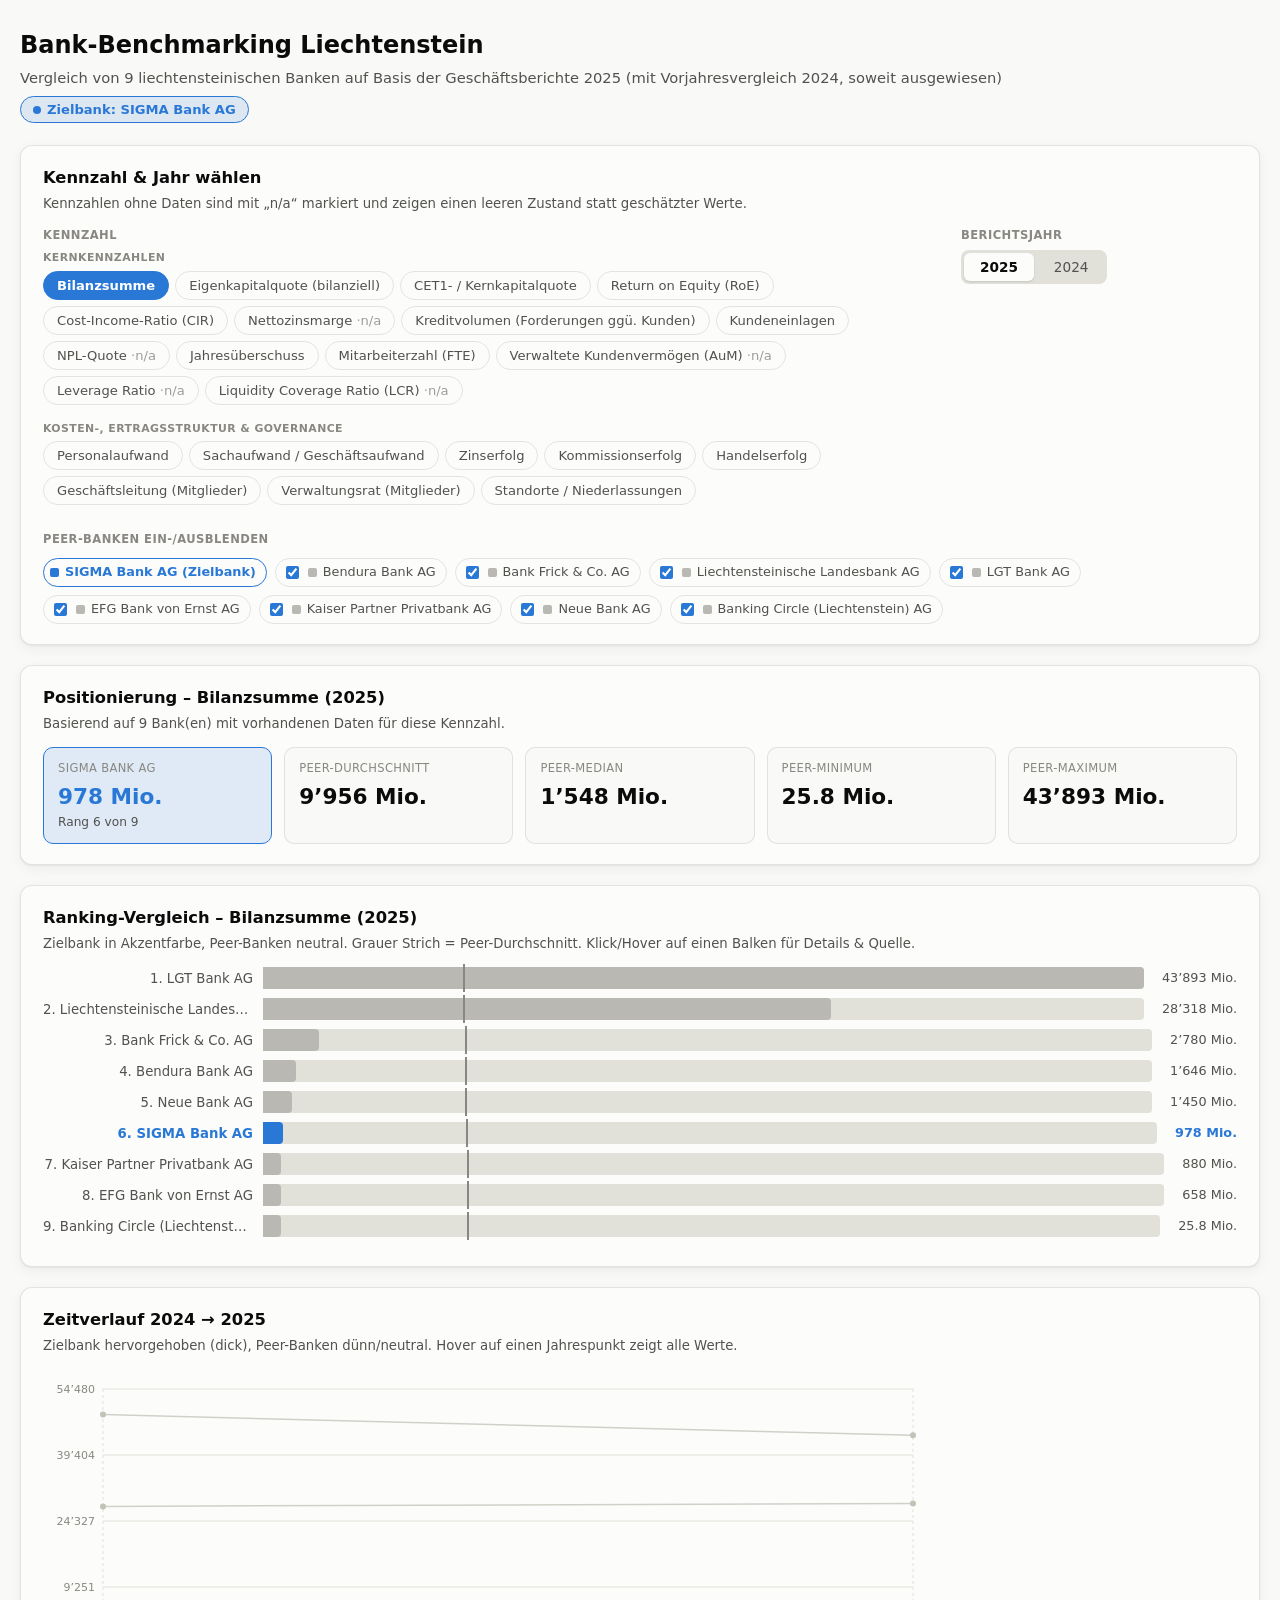
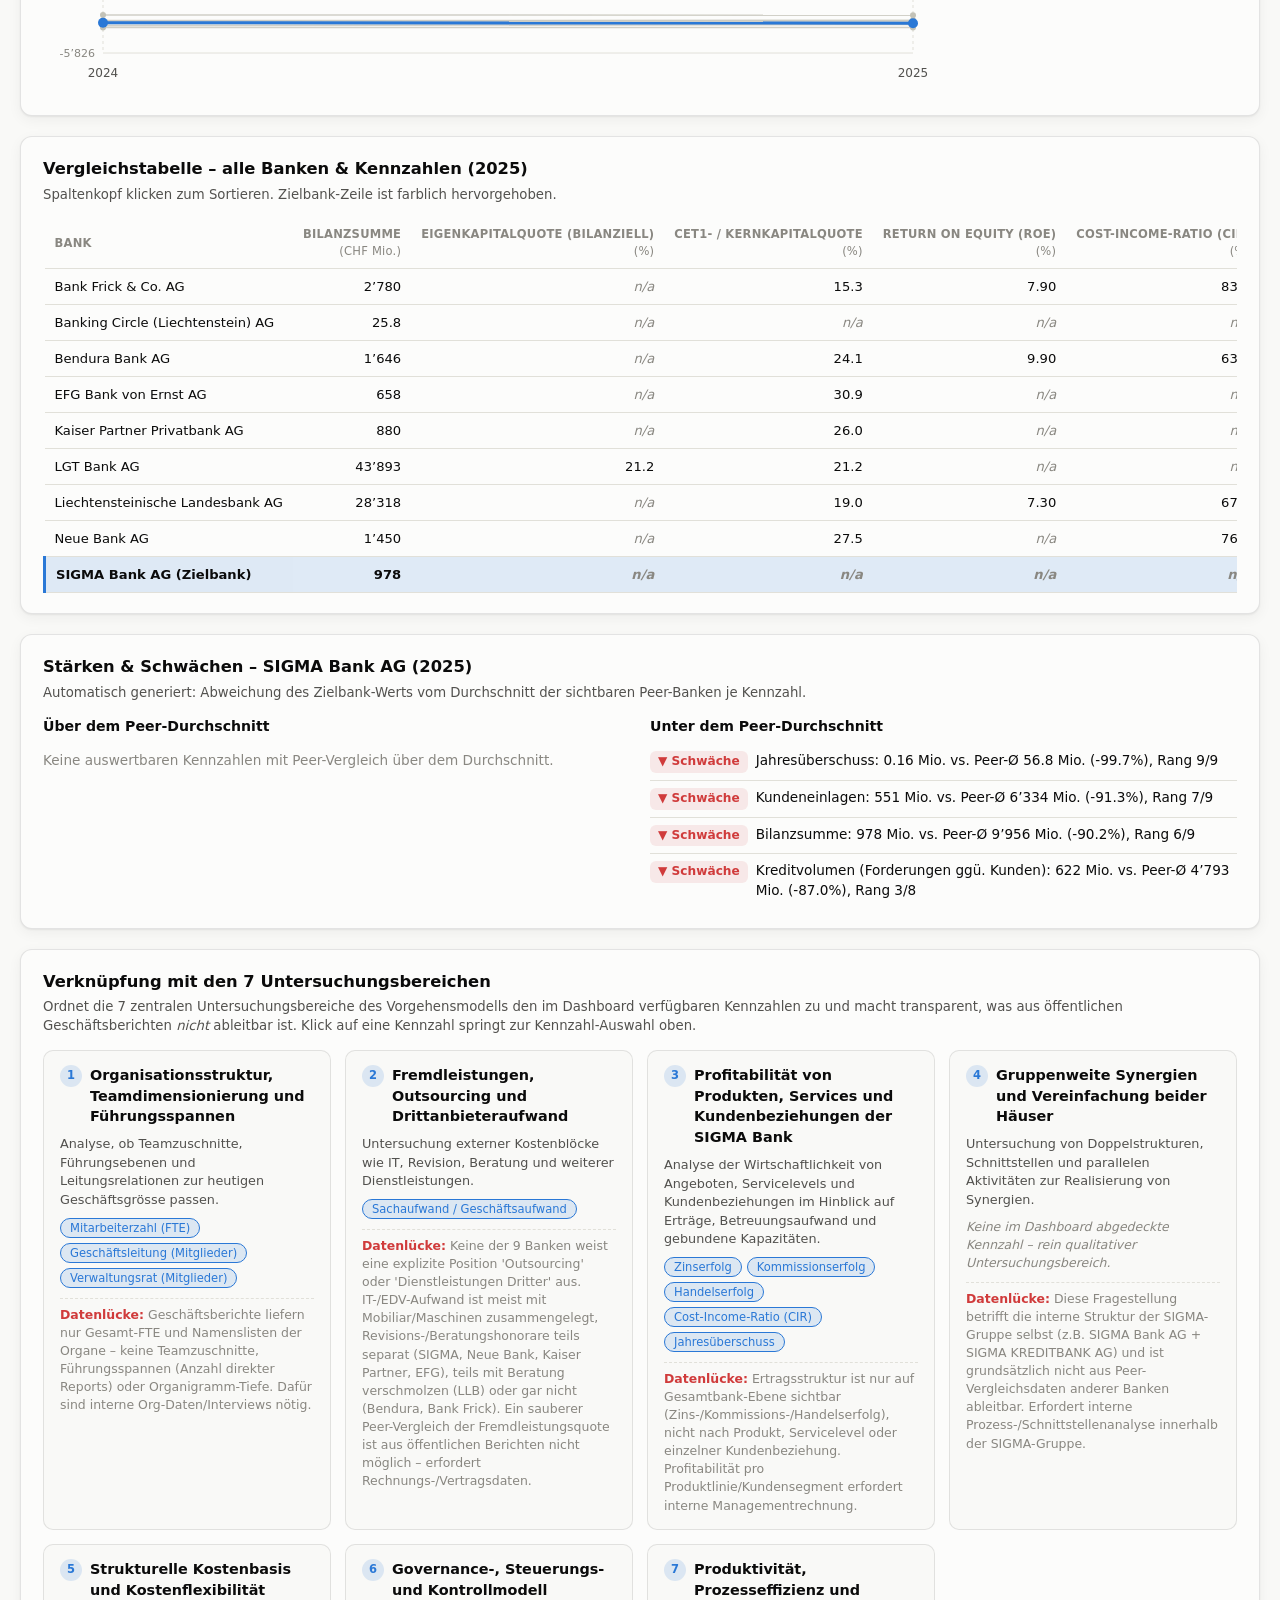
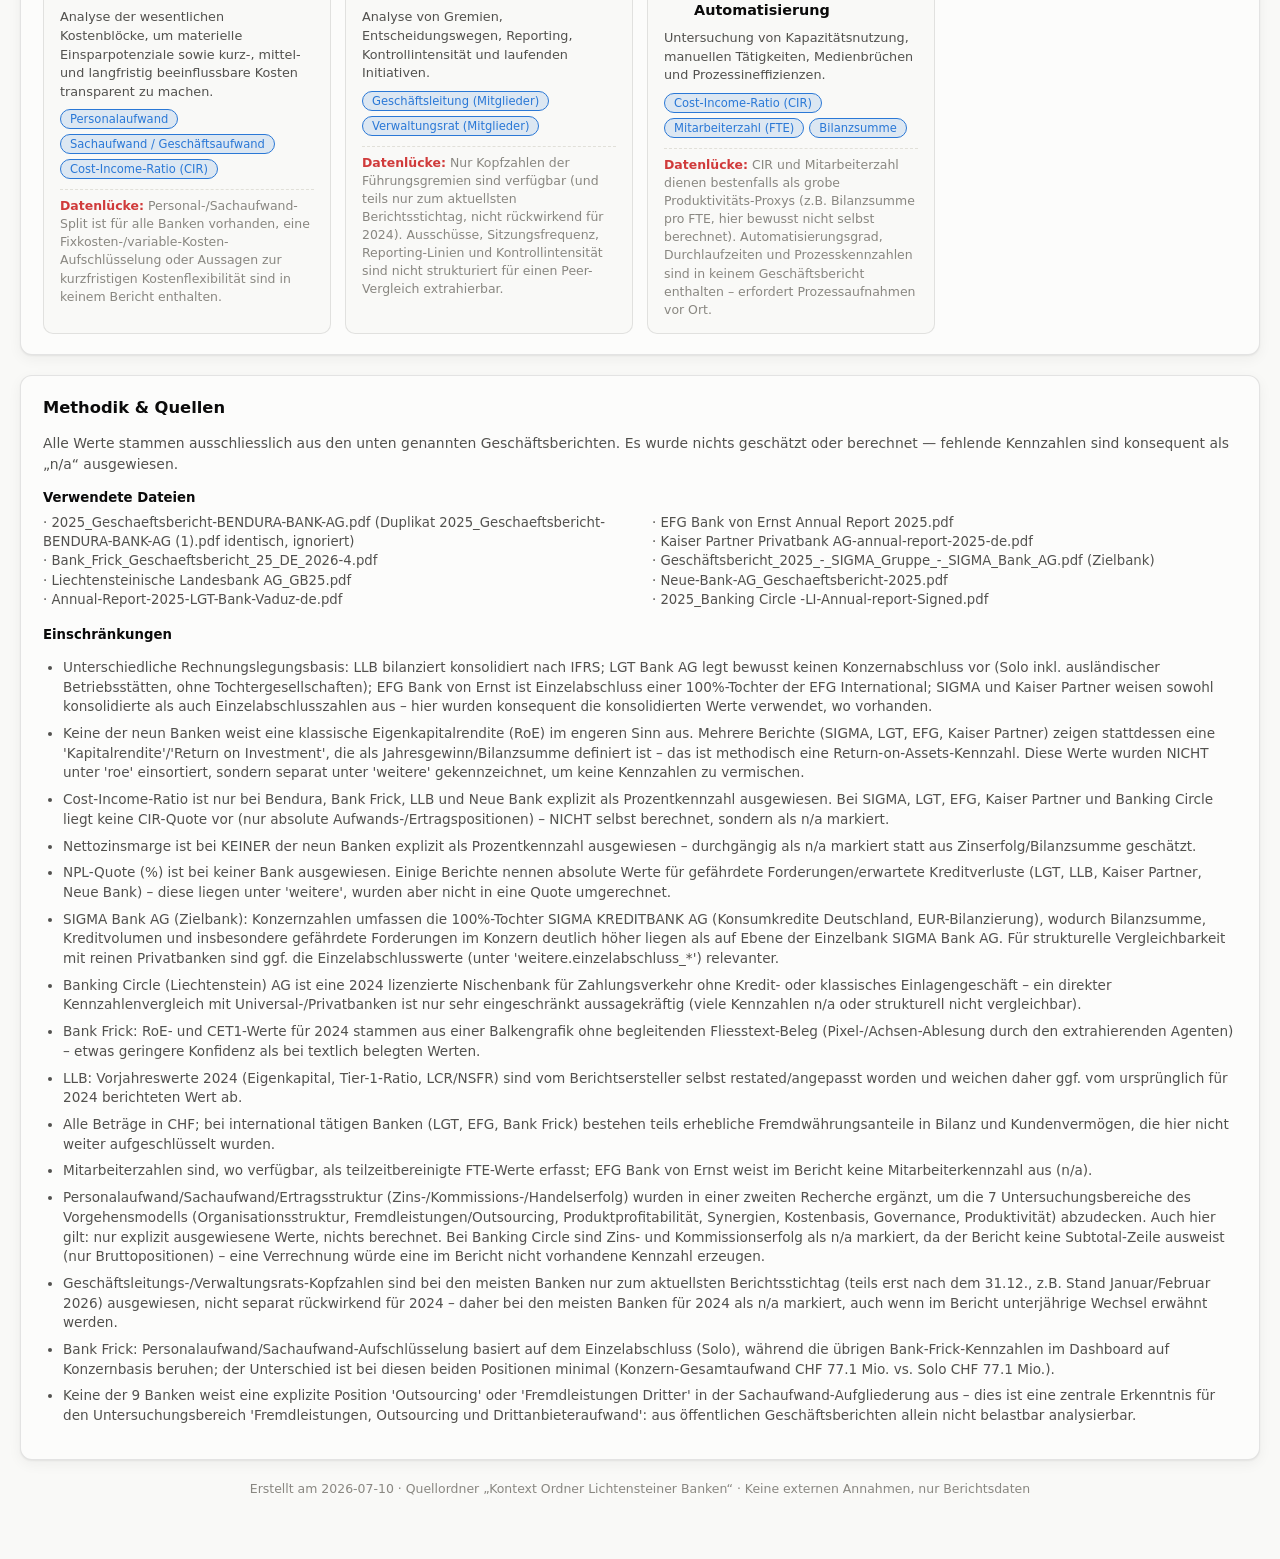
<file: benchmarking (1) 1.html>
<!DOCTYPE html>
<html lang="de">
<head>
<meta charset="UTF-8">
<meta name="viewport" content="width=device-width, initial-scale=1.0">
<title>Bank-Benchmarking Liechtenstein – SIGMA Bank AG</title>
<style>
  :root {
    --surface-1: #fcfcfb;
    --page-plane: #f9f9f7;
    --card-border: rgba(11,11,11,0.10);
    --text-primary: #0b0b0b;
    --text-secondary: #52514e;
    --text-muted: #898781;
    --grid: #e1e0d9;
    --baseline: #c3c2b7;
    --accent: #2a78d6;
    --accent-fill: rgba(42,120,214,0.14);
    --accent-fill-strong: rgba(42,120,214,0.22);
    --peer: #b9b8b2;
    --peer-line: #c3c2b7;
    --good: #0ca30c;
    --good-bg: rgba(12,163,12,0.10);
    --critical: #d03b3b;
    --critical-bg: rgba(208,59,59,0.10);
    --shadow: 0 1px 2px rgba(11,11,11,0.06), 0 4px 14px rgba(11,11,11,0.05);
  }
  @media (prefers-color-scheme: dark) {
    :root {
      --surface-1: #1a1a19;
      --page-plane: #0d0d0d;
      --card-border: rgba(255,255,255,0.10);
      --text-primary: #ffffff;
      --text-secondary: #c3c2b7;
      --text-muted: #898781;
      --grid: #2c2c2a;
      --baseline: #383835;
      --accent: #3987e5;
      --accent-fill: rgba(57,135,229,0.18);
      --accent-fill-strong: rgba(57,135,229,0.30);
      --peer: #55534d;
      --peer-line: #4b4a46;
      --good: #0ca30c;
      --good-bg: rgba(12,163,12,0.16);
      --critical: #e66767;
      --critical-bg: rgba(230,103,103,0.16);
      --shadow: 0 1px 2px rgba(0,0,0,0.3), 0 4px 18px rgba(0,0,0,0.35);
    }
  }
  * { box-sizing: border-box; }
  body {
    margin: 0;
    font-family: system-ui, -apple-system, "Segoe UI", sans-serif;
    background: var(--page-plane);
    color: var(--text-primary);
    line-height: 1.45;
  }
  .wrap { max-width: 1360px; margin: 0 auto; padding: 28px 20px 60px; }

  header.top { margin-bottom: 22px; }
  header.top h1 { font-size: 1.5rem; margin: 0 0 4px; }
  header.top .sub { color: var(--text-secondary); font-size: 0.92rem; }
  .zielbank-badge {
    display: inline-flex; align-items: center; gap: 6px;
    background: var(--accent-fill); color: var(--accent);
    border: 1px solid var(--accent); border-radius: 999px;
    padding: 3px 12px; font-size: 0.82rem; font-weight: 600; margin-top: 8px;
  }
  .zielbank-badge .dot { width: 8px; height: 8px; border-radius: 50%; background: var(--accent); }

  .card {
    background: var(--surface-1);
    border: 1px solid var(--card-border);
    border-radius: 12px;
    box-shadow: var(--shadow);
    padding: 20px 22px;
    margin-bottom: 20px;
  }
  .card h2 { font-size: 1.02rem; margin: 0 0 4px; }
  .card .card-desc { color: var(--text-secondary); font-size: 0.83rem; margin-bottom: 14px; }

  /* controls */
  .controls-bar { display: flex; flex-wrap: wrap; gap: 18px; align-items: flex-start; }
  .control-group { display: flex; flex-direction: column; gap: 6px; }
  .control-group .glabel { font-size: 0.72rem; text-transform: uppercase; letter-spacing: 0.04em; color: var(--text-muted); font-weight: 600; }
  .pill-row { display: flex; flex-wrap: wrap; gap: 6px; max-width: 900px; }
  .pill {
    border: 1px solid var(--card-border); background: transparent; color: var(--text-secondary);
    padding: 6px 13px; border-radius: 999px; font-size: 0.82rem; cursor: pointer;
    font-family: inherit; transition: background .12s, color .12s, border-color .12s;
    white-space: nowrap;
  }
  .pill:hover { background: var(--grid); }
  .pill.active { background: var(--accent); border-color: var(--accent); color: #fff; font-weight: 600; }
  .pill.na::after { content: " ·n/a"; opacity: .55; font-weight: 400; }
  .year-toggle { display: flex; gap: 4px; background: var(--grid); border-radius: 8px; padding: 3px; }
  .year-toggle button {
    border: none; background: transparent; color: var(--text-secondary); padding: 6px 16px;
    border-radius: 6px; font-size: 0.85rem; cursor: pointer; font-family: inherit;
  }
  .year-toggle button.active { background: var(--surface-1); color: var(--text-primary); font-weight: 600; box-shadow: 0 1px 2px rgba(0,0,0,0.12); }

  .peer-filter { display: flex; flex-wrap: wrap; gap: 8px; margin-top: 4px; }
  .peer-chip {
    display: inline-flex; align-items: center; gap: 6px;
    border: 1px solid var(--card-border); border-radius: 999px; padding: 4px 10px 4px 6px;
    font-size: 0.8rem; cursor: pointer; user-select: none; color: var(--text-secondary);
    background: transparent;
  }
  .peer-chip.zielbank { cursor: default; border-color: var(--accent); color: var(--accent); font-weight: 600; }
  .peer-chip input { accent-color: var(--accent); cursor: pointer; }
  .peer-chip.off { opacity: 0.45; text-decoration: line-through; }
  .peer-chip .swatch { width: 9px; height: 9px; border-radius: 2px; background: var(--peer); flex-shrink:0; }
  .peer-chip.zielbank .swatch { background: var(--accent); }

  /* tiles */
  .tiles-row { display: grid; grid-template-columns: repeat(auto-fit, minmax(150px, 1fr)); gap: 12px; }
  .tile { border: 1px solid var(--card-border); border-radius: 10px; padding: 12px 14px; background: var(--page-plane); }
  .tile .tlabel { font-size: 0.72rem; color: var(--text-muted); text-transform: uppercase; letter-spacing: .03em; margin-bottom: 4px; }
  .tile .tvalue { font-size: 1.35rem; font-weight: 600; font-variant-numeric: tabular-nums; }
  .tile.target { border-color: var(--accent); background: var(--accent-fill); }
  .tile.target .tvalue { color: var(--accent); }
  .tile .tsub { font-size: 0.76rem; color: var(--text-secondary); margin-top: 2px; }

  /* ranking bars */
  .rank-row { display: flex; align-items: center; gap: 10px; margin-bottom: 9px; position: relative; }
  .rank-label { width: 210px; flex-shrink: 0; font-size: 0.83rem; color: var(--text-secondary); text-align: right; white-space: nowrap; overflow: hidden; text-overflow: ellipsis; }
  .rank-row.target .rank-label { color: var(--accent); font-weight: 700; }
  .rank-track { flex: 1; background: var(--grid); border-radius: 4px; height: 22px; position: relative; overflow: visible; }
  .rank-fill { position: absolute; left: 0; top: 0; height: 100%; border-radius: 0 4px 4px 0; background: var(--peer); cursor: pointer; transition: filter .1s; }
  .rank-row.target .rank-fill { background: var(--accent); }
  .rank-fill:hover { filter: brightness(1.08); }
  .rank-value { margin-left: 8px; font-size: 0.8rem; font-variant-numeric: tabular-nums; color: var(--text-secondary); white-space: nowrap; }
  .rank-row.target .rank-value { color: var(--accent); font-weight: 700; }
  .rank-marker { position: absolute; top: -3px; bottom: -3px; width: 2px; }
  .rank-marker.avg { background: var(--text-muted); }
  .rank-marker-label { position: absolute; top: -18px; font-size: 0.66rem; color: var(--text-muted); white-space: nowrap; transform: translateX(-50%); }
  .empty-state { color: var(--text-muted); font-size: 0.88rem; padding: 24px 4px; text-align: center; border: 1px dashed var(--grid); border-radius: 8px; }

  /* table */
  .table-scroll { overflow-x: auto; }
  table.cmp { border-collapse: collapse; width: 100%; font-size: 0.82rem; min-width: 900px; }
  table.cmp th, table.cmp td { padding: 8px 10px; text-align: right; white-space: nowrap; border-bottom: 1px solid var(--grid); }
  table.cmp th:first-child, table.cmp td:first-child { text-align: left; position: sticky; left: 0; background: var(--surface-1); }
  table.cmp th { color: var(--text-muted); font-weight: 600; cursor: pointer; user-select: none; font-size: 0.72rem; text-transform: uppercase; letter-spacing: .02em; }
  table.cmp th:hover { color: var(--text-primary); }
  table.cmp th.sorted { color: var(--accent); }
  table.cmp tr.target td { background: var(--accent-fill); font-weight: 700; }
  table.cmp tr.target td:first-child { background: var(--accent-fill); border-left: 3px solid var(--accent); }
  table.cmp tr.hidden-row { display: none; }
  table.cmp td.na { color: var(--text-muted); font-style: italic; }

  /* timeseries */
  .ts-svg-wrap { width: 100%; overflow-x: auto; }
  .ts-tooltip {
    position: fixed; pointer-events: none; background: var(--surface-1); border: 1px solid var(--card-border);
    border-radius: 8px; padding: 8px 11px; font-size: 0.78rem; box-shadow: var(--shadow); z-index: 50;
    max-width: 260px; display: none;
  }
  .ts-tooltip .tt-title { font-weight: 700; margin-bottom: 4px; }
  .ts-tooltip .tt-row { display: flex; justify-content: space-between; gap: 12px; }
  .ts-tooltip .tt-row.target { color: var(--accent); font-weight: 700; }
  .ts-tooltip .tt-src { color: var(--text-muted); font-size: 0.72rem; margin-top: 4px; }

  /* insights */
  .insights-grid { display: grid; grid-template-columns: 1fr 1fr; gap: 20px; }
  @media (max-width: 760px) { .insights-grid { grid-template-columns: 1fr; } }
  .insight-item { display: flex; gap: 8px; align-items: baseline; padding: 7px 0; border-bottom: 1px solid var(--grid); font-size: 0.85rem; }
  .insight-item:last-child { border-bottom: none; }
  .badge { display: inline-flex; align-items: center; gap: 4px; font-weight: 700; font-size: 0.76rem; padding: 2px 8px; border-radius: 6px; flex-shrink: 0; }
  .badge.good { color: var(--good); background: var(--good-bg); }
  .badge.critical { color: var(--critical); background: var(--critical-bg); }
  .insight-col h3 { font-size: 0.88rem; margin: 0 0 8px; }

  /* kpi groups */
  .kpi-group { margin-bottom: 10px; }
  .kpi-group-label { font-size: 0.68rem; text-transform: uppercase; letter-spacing: .04em; color: var(--text-muted); font-weight: 700; margin-bottom: 5px; }

  /* untersuchungsbereiche */
  .ub-grid { display: grid; grid-template-columns: repeat(auto-fit, minmax(280px, 1fr)); gap: 14px; }
  .ub-card { border: 1px solid var(--card-border); border-radius: 10px; padding: 14px 16px; background: var(--page-plane); display: flex; flex-direction: column; gap: 8px; }
  .ub-num { display: inline-flex; align-items: center; justify-content: center; width: 22px; height: 22px; border-radius: 50%; background: var(--accent-fill); color: var(--accent); font-size: 0.72rem; font-weight: 700; flex-shrink: 0; }
  .ub-title { font-size: 0.9rem; font-weight: 700; display: flex; gap: 8px; align-items: flex-start; }
  .ub-desc { font-size: 0.8rem; color: var(--text-secondary); }
  .ub-chips { display: flex; flex-wrap: wrap; gap: 5px; }
  .ub-chip {
    font-size: 0.72rem; border: 1px solid var(--accent); color: var(--accent); background: var(--accent-fill);
    padding: 2px 9px; border-radius: 999px; cursor: pointer; font-family: inherit;
  }
  .ub-chip:hover { background: var(--accent-fill-strong); }
  .ub-gap { font-size: 0.78rem; color: var(--text-muted); border-top: 1px dashed var(--grid); padding-top: 7px; margin-top: 2px; }
  .ub-gap strong { color: var(--critical); font-weight: 600; }
  .ub-nogap { font-size: 0.78rem; color: var(--text-muted); font-style: italic; }

  /* methodik */
  .methodik ul { padding-left: 20px; font-size: 0.85rem; color: var(--text-secondary); }
  .methodik li { margin-bottom: 7px; }
  .methodik .filelist { columns: 2; column-gap: 24px; font-size: 0.83rem; color: var(--text-secondary); }
  @media (max-width: 700px) { .methodik .filelist { columns: 1; } }
  .methodik code { background: var(--grid); padding: 1px 5px; border-radius: 4px; font-size: 0.82em; }

  footer.foot { text-align: center; color: var(--text-muted); font-size: 0.78rem; margin-top: 10px; }
</style>
</head>
<body>
<div class="wrap">

  <header class="top">
    <h1>Bank-Benchmarking Liechtenstein</h1>
    <div class="sub">Vergleich von 9 liechtensteinischen Banken auf Basis der Geschäftsberichte 2025 (mit Vorjahresvergleich 2024, soweit ausgewiesen)</div>
    <div class="zielbank-badge"><span class="dot"></span>Zielbank: SIGMA Bank AG</div>
  </header>

  <section class="card">
    <h2>Kennzahl &amp; Jahr wählen</h2>
    <div class="card-desc">Kennzahlen ohne Daten sind mit „n/a“ markiert und zeigen einen leeren Zustand statt geschätzter Werte.</div>
    <div class="controls-bar">
      <div class="control-group">
        <div class="glabel">Kennzahl</div>
        <div class="pill-row" id="kpiPills"></div>
      </div>
      <div class="control-group">
        <div class="glabel">Berichtsjahr</div>
        <div class="year-toggle" id="yearToggle"></div>
      </div>
    </div>
    <div class="control-group" style="margin-top:16px;">
      <div class="glabel">Peer-Banken ein-/ausblenden</div>
      <div class="peer-filter" id="peerFilter"></div>
    </div>
  </section>

  <section class="card">
    <h2 id="tilesTitle">Positionierung</h2>
    <div class="card-desc" id="tilesDesc"></div>
    <div class="tiles-row" id="tilesRow"></div>
  </section>

  <section class="card">
    <h2 id="rankTitle">Ranking-Vergleich</h2>
    <div class="card-desc">Zielbank in Akzentfarbe, Peer-Banken neutral. Grauer Strich = Peer-Durchschnitt. Klick/Hover auf einen Balken für Details &amp; Quelle.</div>
    <div id="rankChart"></div>
  </section>

  <section class="card">
    <h2>Zeitverlauf 2024 → 2025</h2>
    <div class="card-desc">Zielbank hervorgehoben (dick), Peer-Banken dünn/neutral. Hover auf einen Jahrespunkt zeigt alle Werte.</div>
    <div class="ts-svg-wrap" id="tsWrap"></div>
  </section>

  <section class="card">
    <h2>Vergleichstabelle – alle Banken &amp; Kennzahlen (<span id="tableYearLabel"></span>)</h2>
    <div class="card-desc">Spaltenkopf klicken zum Sortieren. Zielbank-Zeile ist farblich hervorgehoben.</div>
    <div class="table-scroll"><table class="cmp" id="cmpTable"></table></div>
  </section>

  <section class="card">
    <h2>Stärken &amp; Schwächen – SIGMA Bank AG (<span id="insightYearLabel"></span>)</h2>
    <div class="card-desc">Automatisch generiert: Abweichung des Zielbank-Werts vom Durchschnitt der sichtbaren Peer-Banken je Kennzahl.</div>
    <div class="insights-grid">
      <div class="insight-col">
        <h3>Über dem Peer-Durchschnitt</h3>
        <div id="strengthsList"></div>
      </div>
      <div class="insight-col">
        <h3>Unter dem Peer-Durchschnitt</h3>
        <div id="weaknessesList"></div>
      </div>
    </div>
  </section>

  <section class="card">
    <h2>Verknüpfung mit den 7 Untersuchungsbereichen</h2>
    <div class="card-desc">Ordnet die 7 zentralen Untersuchungsbereiche des Vorgehensmodells den im Dashboard verfügbaren Kennzahlen zu und macht transparent, was aus öffentlichen Geschäftsberichten <em>nicht</em> ableitbar ist. Klick auf eine Kennzahl springt zur Kennzahl-Auswahl oben.</div>
    <div class="ub-grid" id="ubGrid"></div>
  </section>

  <section class="card methodik" id="methodikSection">
    <h2>Methodik &amp; Quellen</h2>
    <p style="font-size:0.87rem; color:var(--text-secondary);">Alle Werte stammen ausschliesslich aus den unten genannten Geschäftsberichten. Es wurde nichts geschätzt oder berechnet — fehlende Kennzahlen sind konsequent als „n/a“ ausgewiesen.</p>
    <p style="font-size:0.83rem; font-weight:600; margin-bottom:6px;">Verwendete Dateien</p>
    <div class="filelist" id="fileList"></div>
    <p style="font-size:0.83rem; font-weight:600; margin:16px 0 6px;">Einschränkungen</p>
    <ul id="limitList"></ul>
  </section>

  <footer class="foot">Erstellt am 2026-07-10 · Quellordner „Kontext Ordner Lichtensteiner Banken“ · Keine externen Annahmen, nur Berichtsdaten</footer>
</div>

<div class="ts-tooltip" id="tsTooltip"></div>

<script>
const DATA = {
  "meta": {
    "zielbank": "SIGMA Bank AG",
    "erstelltAm": "2026-07-10",
    "berichtsjahre": ["2024", "2025"],
    "waehrung": "CHF",
    "quellordner": "Kontext Ordner Lichtensteiner Banken",
    "hinweis": "Alle Werte stammen ausschliesslich aus den jeweiligen Geschäftsberichten 2025 (mit Vorjahresvergleich 2024, soweit im Bericht ausgewiesen). Nichts wurde geschätzt oder berechnet; fehlende Werte sind als n/a gekennzeichnet."
  },
  "kpiDefinitionen": {
    "bilanzsumme": { "label": "Bilanzsumme", "unit": "CHF Mio.", "hoeherIstBesser": true, "kategorie": "kern" },
    "eigenkapitalquote": { "label": "Eigenkapitalquote (bilanziell)", "unit": "%", "hoeherIstBesser": true, "kategorie": "kern" },
    "cet1Quote": { "label": "CET1- / Kernkapitalquote", "unit": "%", "hoeherIstBesser": true, "kategorie": "kern" },
    "roe": { "label": "Return on Equity (RoE)", "unit": "%", "hoeherIstBesser": true, "kategorie": "kern" },
    "cir": { "label": "Cost-Income-Ratio (CIR)", "unit": "%", "hoeherIstBesser": false, "kategorie": "kern" },
    "nettozinsmarge": { "label": "Nettozinsmarge", "unit": "%", "hoeherIstBesser": true, "kategorie": "kern" },
    "kreditvolumen": { "label": "Kreditvolumen (Forderungen ggü. Kunden)", "unit": "CHF Mio.", "hoeherIstBesser": true, "kategorie": "kern" },
    "kundeneinlagen": { "label": "Kundeneinlagen", "unit": "CHF Mio.", "hoeherIstBesser": true, "kategorie": "kern" },
    "nplQuote": { "label": "NPL-Quote", "unit": "%", "hoeherIstBesser": false, "kategorie": "kern" },
    "jahresueberschuss": { "label": "Jahresüberschuss", "unit": "CHF Mio.", "hoeherIstBesser": true, "kategorie": "kern" },
    "mitarbeiterzahl": { "label": "Mitarbeiterzahl (FTE)", "unit": "FTE", "hoeherIstBesser": null, "kategorie": "kern" },
    "aum": { "label": "Verwaltete Kundenvermögen (AuM)", "unit": "CHF Mio.", "hoeherIstBesser": true, "kategorie": "kern" },
    "leverageRatio": { "label": "Leverage Ratio", "unit": "%", "hoeherIstBesser": true, "kategorie": "kern" },
    "lcr": { "label": "Liquidity Coverage Ratio (LCR)", "unit": "%", "hoeherIstBesser": true, "kategorie": "kern" },
    "personalaufwand": { "label": "Personalaufwand", "unit": "CHF Mio.", "hoeherIstBesser": null, "kategorie": "struktur" },
    "sachaufwand": { "label": "Sachaufwand / Geschäftsaufwand", "unit": "CHF Mio.", "hoeherIstBesser": null, "kategorie": "struktur" },
    "zinserfolg": { "label": "Zinserfolg", "unit": "CHF Mio.", "hoeherIstBesser": null, "kategorie": "struktur" },
    "kommissionserfolg": { "label": "Kommissionserfolg", "unit": "CHF Mio.", "hoeherIstBesser": null, "kategorie": "struktur" },
    "handelserfolg": { "label": "Handelserfolg", "unit": "CHF Mio.", "hoeherIstBesser": null, "kategorie": "struktur" },
    "anzahlGeschaeftsleitung": { "label": "Geschäftsleitung (Mitglieder)", "unit": "Anzahl", "hoeherIstBesser": null, "kategorie": "struktur" },
    "anzahlVerwaltungsrat": { "label": "Verwaltungsrat (Mitglieder)", "unit": "Anzahl", "hoeherIstBesser": null, "kategorie": "struktur" },
    "anzahlStandorte": { "label": "Standorte / Niederlassungen", "unit": "Anzahl", "hoeherIstBesser": null, "kategorie": "struktur" }
  },
  "banken": [
    {
      "name": "SIGMA Bank AG",
      "istZielbank": true,
      "quelldatei": "Geschäftsbericht_2025_-_SIGMA_Gruppe_-_SIGMA_Bank_AG.pdf",
      "basis": "Konsolidierte SIGMA-Gruppe (SIGMA Bank AG + 100%-Tochter SIGMA KREDITBANK AG, Konsumkredite Deutschland)",
      "jahre": {
        "2025": {
          "bilanzsumme": { "value": 977.6, "unit": "CHF Mio.", "source": "Konsolidierte Bilanz, S. 15-16" },
          "eigenkapitalquote": { "value": null, "unit": "%", "source": "n/a – keine %-Quote ausgewiesen" },
          "cet1Quote": { "value": null, "unit": "%", "source": "n/a – keine CET1/Tier1-Quote im Geschäftsbericht offengelegt" },
          "roe": { "value": null, "unit": "%", "source": "n/a – nur 'Kapitalrendite' (methodisch RoA) ausgewiesen, siehe weitere.kapitalrenditeRoA" },
          "cir": { "value": null, "unit": "%", "source": "n/a – keine CIR-Prozentkennzahl, nur absolute Aufwands-/Ertragspositionen" },
          "nettozinsmarge": { "value": null, "unit": "%", "source": "n/a" },
          "kreditvolumen": { "value": 622.0, "unit": "CHF Mio.", "source": "Konsolidierte Bilanz, S. 15-16 (Forderungen ggü. Kunden)" },
          "kundeneinlagen": { "value": 551.2, "unit": "CHF Mio.", "source": "Konsolidierte Bilanz, S. 15-16" },
          "nplQuote": { "value": null, "unit": "%", "source": "n/a – siehe weitere.gefaehrdeteForderungenNettoKonzern" },
          "jahresueberschuss": { "value": 0.16, "unit": "CHF Mio.", "source": "Konsolidierte Erfolgsrechnung, S. 15-18" },
          "mitarbeiterzahl": { "value": 130.6, "unit": "FTE (Gruppe)", "source": "Anhang Personal, S. ca. 19" },
          "personalaufwand": { "value": 22.43, "unit": "CHF Mio.", "source": "Konsolidierte Erfolgsrechnung, S. 16 (Anhang S. 44 weist abweichend 22.42 Mio. aus, Diskrepanz im Bericht)" },
          "sachaufwand": { "value": 21.57, "unit": "CHF Mio.", "source": "Konsolidierte Erfolgsrechnung, S. 16 (Anhang S. 45 weist abweichend 21.81 Mio. aus, Diskrepanz im Bericht)" },
          "zinserfolg": { "value": 44.74, "unit": "CHF Mio.", "source": "Konsolidierte Erfolgsrechnung, S. 10/16" },
          "kommissionserfolg": { "value": 13.60, "unit": "CHF Mio.", "source": "Konsolidierte Erfolgsrechnung, S. 10/16" },
          "handelserfolg": { "value": 2.78, "unit": "CHF Mio.", "source": "Konsolidierte Erfolgsrechnung, S. 10/16/44" },
          "anzahlGeschaeftsleitung": { "value": 4, "unit": "Anzahl", "source": "S. 7, 55 (Bankorgane per 31.12.2025)" },
          "anzahlVerwaltungsrat": { "value": 6, "unit": "Anzahl", "source": "S. 7, 55 (Bankorgane per 31.12.2025)" },
          "anzahlStandorte": { "value": null, "unit": "Anzahl", "source": "n/a – nur 1 Adresse (Schaan) genannt" },
          "weitere": {
            "aum": { "value": 2361.8, "unit": "CHF Mio.", "source": "Konsolidierte Ausserbilanzgeschäfte, S. 16" },
            "kapitalrenditeRoA_Konzern": { "value": 0.02, "unit": "%", "source": "S. 45-46 (Jahresgewinn/Bilanzsumme, methodisch RoA, nicht RoE)" },
            "gefaehrdeteForderungenNettoKonzern": { "value": 252.4, "unit": "CHF Mio.", "source": "Anhang Gefährdete Forderungen, S. ca. 24" },
            "einzelabschluss_bilanzsumme": { "value": 737.3, "unit": "CHF Mio.", "source": "Bilanz Einzelabschluss SIGMA Bank AG (ohne Tochter), S. 61-62" },
            "einzelabschluss_jahresueberschuss": { "value": 2.80, "unit": "CHF Mio.", "source": "Erfolgsrechnung Einzelabschluss, S. 63-64" },
            "einzelabschluss_mitarbeiterzahl": { "value": 67.9, "unit": "FTE", "source": "Anhang Einzelabschluss, S. ca. 67" }
          }
        },
        "2024": {
          "bilanzsumme": { "value": 1099.9, "unit": "CHF Mio.", "source": "Konsolidierte Bilanz, S. 15-16" },
          "eigenkapitalquote": { "value": null, "unit": "%", "source": "n/a" },
          "cet1Quote": { "value": null, "unit": "%", "source": "n/a" },
          "roe": { "value": null, "unit": "%", "source": "n/a" },
          "cir": { "value": null, "unit": "%", "source": "n/a" },
          "nettozinsmarge": { "value": null, "unit": "%", "source": "n/a" },
          "kreditvolumen": { "value": 707.8, "unit": "CHF Mio.", "source": "Konsolidierte Bilanz, S. 15-16" },
          "kundeneinlagen": { "value": 655.7, "unit": "CHF Mio.", "source": "Konsolidierte Bilanz, S. 15-16" },
          "nplQuote": { "value": null, "unit": "%", "source": "n/a" },
          "jahresueberschuss": { "value": 2.61, "unit": "CHF Mio.", "source": "Konsolidierte Erfolgsrechnung, S. 15-18" },
          "mitarbeiterzahl": { "value": 134.0, "unit": "FTE (Gruppe)", "source": "Anhang Personal, S. ca. 19" },
          "personalaufwand": { "value": 21.93, "unit": "CHF Mio.", "source": "Konsolidierte Erfolgsrechnung, S. 16/44" },
          "sachaufwand": { "value": 23.72, "unit": "CHF Mio.", "source": "Konsolidierte Erfolgsrechnung, S. 16 (Anhang S. 45: 23.73 Mio., minimale Rundungsdifferenz)" },
          "zinserfolg": { "value": 49.83, "unit": "CHF Mio.", "source": "Konsolidierte Erfolgsrechnung, S. 16" },
          "kommissionserfolg": { "value": 13.77, "unit": "CHF Mio.", "source": "Konsolidierte Erfolgsrechnung, S. 16" },
          "handelserfolg": { "value": 2.75, "unit": "CHF Mio.", "source": "Konsolidierte Erfolgsrechnung, S. 16" },
          "anzahlGeschaeftsleitung": { "value": null, "unit": "Anzahl", "source": "n/a – für 2024 nicht separat als Stichtagszahl ausgewiesen" },
          "anzahlVerwaltungsrat": { "value": null, "unit": "Anzahl", "source": "n/a – für 2024 nicht separat als Stichtagszahl ausgewiesen" },
          "anzahlStandorte": { "value": null, "unit": "Anzahl", "source": "n/a" },
          "weitere": {
            "aum": { "value": 3063.0, "unit": "CHF Mio.", "source": "Konsolidierte Ausserbilanzgeschäfte, S. 16" },
            "kapitalrenditeRoA_Konzern": { "value": 0.24, "unit": "%", "source": "S. 45-46" },
            "gefaehrdeteForderungenNettoKonzern": { "value": 243.4, "unit": "CHF Mio.", "source": "S. ca. 24" }
          }
        }
      }
    },
    {
      "name": "Bendura Bank AG",
      "istZielbank": false,
      "quelldatei": "2025_Geschaeftsbericht-BENDURA-BANK-AG.pdf",
      "basis": "Einzelabschluss",
      "jahre": {
        "2025": {
          "bilanzsumme": { "value": 1646.3, "unit": "CHF Mio.", "source": "Bilanz S. 26; Key figures S. 2" },
          "eigenkapitalquote": { "value": null, "unit": "%", "source": "n/a" },
          "cet1Quote": { "value": 24.1, "unit": "%", "source": "Key figures S. 2 (Tier 1 = Total capital ratio)" },
          "roe": { "value": 9.9, "unit": "%", "source": "Key figures S. 2" },
          "cir": { "value": 63.9, "unit": "%", "source": "Key figures S. 2" },
          "nettozinsmarge": { "value": null, "unit": "%", "source": "n/a – nur Nettozinsertrag absolut CHF 28.7 Mio." },
          "kreditvolumen": { "value": 319.9, "unit": "CHF Mio.", "source": "Bilanz S. 26/27" },
          "kundeneinlagen": { "value": 1500.3, "unit": "CHF Mio.", "source": "Bilanz S. 28/29" },
          "nplQuote": { "value": null, "unit": "%", "source": "n/a" },
          "jahresueberschuss": { "value": 12.8, "unit": "CHF Mio.", "source": "Key figures S. 2" },
          "mitarbeiterzahl": { "value": 129.9, "unit": "FTE", "source": "Key figures S. 2" },
          "personalaufwand": { "value": 23.67, "unit": "CHF Mio.", "source": "Erfolgsrechnung, S. 34-35 ('Personalaufwand')" },
          "sachaufwand": { "value": 11.45, "unit": "CHF Mio.", "source": "Erfolgsrechnung, S. 34-35 ('Sachaufwand'); keine separate Position 'Outsourcing'/'Dienstleistungen Dritter'" },
          "zinserfolg": { "value": 28.70, "unit": "CHF Mio.", "source": "Erfolgsrechnung, S. 34-35 ('Total Erfolg aus dem Zinsengeschäft')" },
          "kommissionserfolg": { "value": 21.08, "unit": "CHF Mio.", "source": "Erfolgsrechnung, S. 34-35 ('Total Erfolg aus dem Kommissions- und Dienstleistungsgeschäft')" },
          "handelserfolg": { "value": 4.30, "unit": "CHF Mio.", "source": "Erfolgsrechnung, S. 34-35 (Erfolg aus Finanzgeschäften, davon Handelsgeschäfte)" },
          "anzahlGeschaeftsleitung": { "value": 4, "unit": "Anzahl", "source": "S. 6-7 ('Die Geschäftsleitung besteht aus vier Mitgliedern')" },
          "anzahlVerwaltungsrat": { "value": 7, "unit": "Anzahl", "source": "S. 6-7 (Organübersicht)" },
          "anzahlStandorte": { "value": null, "unit": "Anzahl", "source": "n/a – Sitz Bendern + Repräsentanz Hongkong genannt, aber keine explizite Gesamtzahl" },
          "weitere": {
            "aum": { "value": 4047.3, "unit": "CHF Mio.", "source": "Key figures S. 2 (Total client assets)" },
            "nettoNeugeld": { "value": 550.2, "unit": "CHF Mio.", "source": "Key figures S. 2" },
            "leverageRatio": { "value": 6.3, "unit": "%", "source": "Lagebericht Eigenmittelmanagement" },
            "lcr": { "value": 635.4, "unit": "%", "source": "Lagebericht Eigenmittelmanagement" }
          }
        },
        "2024": {
          "bilanzsumme": { "value": 1582.7, "unit": "CHF Mio.", "source": "Key figures S. 2" },
          "eigenkapitalquote": { "value": null, "unit": "%", "source": "n/a" },
          "cet1Quote": { "value": 20.5, "unit": "%", "source": "Key figures S. 2" },
          "roe": { "value": 10.2, "unit": "%", "source": "Key figures S. 2" },
          "cir": { "value": 63.7, "unit": "%", "source": "Key figures S. 2" },
          "nettozinsmarge": { "value": null, "unit": "%", "source": "n/a" },
          "kreditvolumen": { "value": 311.3, "unit": "CHF Mio.", "source": "Bilanz Vorjahresspalte" },
          "kundeneinlagen": { "value": 1437.9, "unit": "CHF Mio.", "source": "Bilanz Vorjahresspalte" },
          "nplQuote": { "value": null, "unit": "%", "source": "n/a" },
          "jahresueberschuss": { "value": 12.6, "unit": "CHF Mio.", "source": "Key figures S. 2" },
          "mitarbeiterzahl": { "value": 131.7, "unit": "FTE", "source": "Key figures S. 2" },
          "personalaufwand": { "value": 24.26, "unit": "CHF Mio.", "source": "Erfolgsrechnung, S. 34-35, Vorjahresspalte" },
          "sachaufwand": { "value": 11.43, "unit": "CHF Mio.", "source": "Erfolgsrechnung, S. 34-35, Vorjahresspalte" },
          "zinserfolg": { "value": 32.27, "unit": "CHF Mio.", "source": "Erfolgsrechnung, S. 34-35, Vorjahresspalte" },
          "kommissionserfolg": { "value": 19.52, "unit": "CHF Mio.", "source": "Erfolgsrechnung, S. 34-35, Vorjahresspalte" },
          "handelserfolg": { "value": 3.65, "unit": "CHF Mio.", "source": "Erfolgsrechnung, S. 34-35, Vorjahresspalte" },
          "anzahlGeschaeftsleitung": { "value": null, "unit": "Anzahl", "source": "n/a – im Bericht nicht separat für 2024 ausgewiesen" },
          "anzahlVerwaltungsrat": { "value": null, "unit": "Anzahl", "source": "n/a – im Bericht nicht separat für 2024 ausgewiesen" },
          "anzahlStandorte": { "value": null, "unit": "Anzahl", "source": "n/a" },
          "weitere": {
            "aum": { "value": 3457.2, "unit": "CHF Mio.", "source": "Key figures S. 2" },
            "nettoNeugeld": { "value": 142.1, "unit": "CHF Mio.", "source": "Key figures S. 2" }
          }
        }
      }
    },
    {
      "name": "Bank Frick & Co. AG",
      "istZielbank": false,
      "quelldatei": "Bank_Frick_Geschaeftsbericht_25_DE_2026-4.pdf",
      "basis": "Konsolidiert (Konzern)",
      "jahre": {
        "2025": {
          "bilanzsumme": { "value": 2780.0, "unit": "CHF Mio.", "source": "Konsolidierte Bilanz S. 68" },
          "eigenkapitalquote": { "value": null, "unit": "%", "source": "n/a" },
          "cet1Quote": { "value": 15.3, "unit": "%", "source": "Lagebericht Eigenmittelmanagement" },
          "roe": { "value": 7.9, "unit": "%", "source": "Chart 'Eigenkapitalrendite', S. 6/7" },
          "cir": { "value": 83.3, "unit": "%", "source": "Lagebericht S. 12/13" },
          "nettozinsmarge": { "value": null, "unit": "%", "source": "n/a – nur Nettozinsertrag absolut CHF 42.8 Mio." },
          "kreditvolumen": { "value": 493.9, "unit": "CHF Mio.", "source": "Konsolidierte Bilanz S. 68" },
          "kundeneinlagen": { "value": 2489.9, "unit": "CHF Mio.", "source": "Konsolidierte Bilanz S. 67" },
          "nplQuote": { "value": null, "unit": "%", "source": "n/a" },
          "jahresueberschuss": { "value": 9.1, "unit": "CHF Mio.", "source": "Konsolidierte Erfolgsrechnung S. 69" },
          "mitarbeiterzahl": { "value": 274.6, "unit": "FTE", "source": "Lagebericht Personalbestand (302 Mitarbeitende / 274.6 FTE)" },
          "personalaufwand": { "value": 50.60, "unit": "CHF Mio.", "source": "Erfolgsrechnung Einzelabschluss, S. 24-25; Anhang S. 56-57 (Konzern-Gesamtaufwand liegt nur unwesentlich höher)" },
          "sachaufwand": { "value": 26.49, "unit": "CHF Mio.", "source": "Erfolgsrechnung Einzelabschluss, S. 24-25; Anhang S. 56-57; keine separate Position 'Outsourcing'/'Dienstleistungen Dritter'" },
          "zinserfolg": { "value": 42.8, "unit": "CHF Mio.", "source": "Bericht des Verwaltungsrats, S. 14-15 (Nettozinsertrag im Fliesstext; keine separate Summenzeile in der Tabelle)" },
          "kommissionserfolg": { "value": 18.4, "unit": "CHF Mio.", "source": "Bericht des Verwaltungsrats, S. 14-15 (Nettoertrag im Fliesstext)" },
          "handelserfolg": { "value": 29.05, "unit": "CHF Mio.", "source": "Erfolgsrechnung S. 24-25; Anhang S. 56-57" },
          "anzahlGeschaeftsleitung": { "value": 3, "unit": "Anzahl", "source": "S. 8-9, 36-37 ('drei Mitglieder der Geschäftsleitung')" },
          "anzahlVerwaltungsrat": { "value": 3, "unit": "Anzahl", "source": "S. 8-9, 38-39" },
          "anzahlStandorte": { "value": 3, "unit": "Anzahl", "source": "Impressum; Lagebericht S. 14-15/17 (Balzers HQ, London UK Branch, Dubai DIFC Branch seit Dez. 2025)" },
          "weitere": {
            "aum": { "value": 7600, "unit": "CHF Mio.", "source": "Lagebericht Verwaltetes Vermögen" },
            "leverageRatio": { "value": 4.2, "unit": "%", "source": "Lagebericht Eigenmittelmanagement" },
            "lcr": { "value": 146, "unit": "%", "source": "Lagebericht Eigenmittelmanagement" },
            "nsfr": { "value": 158, "unit": "%", "source": "Lagebericht Eigenmittelmanagement" },
            "mitarbeiterKopfzahl": { "value": 302, "unit": "Anzahl", "source": "Lagebericht Personalbestand" }
          }
        },
        "2024": {
          "bilanzsumme": { "value": 2881.7, "unit": "CHF Mio.", "source": "Konsolidierte Bilanz S. 68, Vorjahr" },
          "eigenkapitalquote": { "value": null, "unit": "%", "source": "n/a" },
          "cet1Quote": { "value": 16.1, "unit": "%", "source": "Chart S. 6/7 (geringere Konfidenz, aus Balkengrafik)" },
          "roe": { "value": 8.3, "unit": "%", "source": "Chart S. 6/7 (geringere Konfidenz, aus Balkengrafik)" },
          "cir": { "value": 71.4, "unit": "%", "source": "Lagebericht S. 12/13" },
          "nettozinsmarge": { "value": null, "unit": "%", "source": "n/a" },
          "kreditvolumen": { "value": 547.4, "unit": "CHF Mio.", "source": "Konsolidierte Bilanz S. 68, Vorjahr" },
          "kundeneinlagen": { "value": 2643.5, "unit": "CHF Mio.", "source": "Konsolidierte Bilanz S. 67, Vorjahr" },
          "nplQuote": { "value": null, "unit": "%", "source": "n/a" },
          "jahresueberschuss": { "value": 9.5, "unit": "CHF Mio.", "source": "Konsolidierte Erfolgsrechnung S. 69, Vorjahr" },
          "mitarbeiterzahl": { "value": 241, "unit": "FTE", "source": "Lagebericht Personalbestand (266 Mitarbeitende / 241 FTE)" },
          "personalaufwand": { "value": 48.40, "unit": "CHF Mio.", "source": "Erfolgsrechnung Einzelabschluss, Vorjahresspalte" },
          "sachaufwand": { "value": 25.84, "unit": "CHF Mio.", "source": "Erfolgsrechnung Einzelabschluss, Vorjahresspalte" },
          "zinserfolg": { "value": null, "unit": "CHF Mio.", "source": "n/a – exakter Vorjahreswert im Fliesstext nicht genannt (nur Wachstumsangabe)" },
          "kommissionserfolg": { "value": 17.3, "unit": "CHF Mio.", "source": "Bericht des Verwaltungsrats, S. 14-15 (Fliesstext)" },
          "handelserfolg": { "value": 29.33, "unit": "CHF Mio.", "source": "Erfolgsrechnung, Vorjahresspalte" },
          "anzahlGeschaeftsleitung": { "value": null, "unit": "Anzahl", "source": "n/a – für 2024 nicht separat rückwirkend ausgewiesen" },
          "anzahlVerwaltungsrat": { "value": null, "unit": "Anzahl", "source": "n/a – für 2024 nicht separat rückwirkend ausgewiesen" },
          "anzahlStandorte": { "value": null, "unit": "Anzahl", "source": "n/a" },
          "weitere": {
            "aum": { "value": 8584, "unit": "CHF Mio.", "source": "Lagebericht Verwaltetes Vermögen (angepasste Vorjahreszahl)" },
            "mitarbeiterKopfzahl": { "value": 266, "unit": "Anzahl", "source": "Lagebericht Personalbestand" }
          }
        }
      }
    },
    {
      "name": "Liechtensteinische Landesbank AG",
      "istZielbank": false,
      "quelldatei": "Liechtensteinische Landesbank  AG_GB25.pdf",
      "basis": "Konsolidiert (Konzern, IFRS)",
      "jahre": {
        "2025": {
          "bilanzsumme": { "value": 28318, "unit": "CHF Mio.", "source": "Kennzahlen S. 4 / Konsolidierte Bilanz S. 209" },
          "eigenkapitalquote": { "value": null, "unit": "%", "source": "n/a – nur Tier-1-Ratio" },
          "cet1Quote": { "value": 19.0, "unit": "%", "source": "Kennzahlen S. 4 (Tier-1 = CET1, da nur hartes Kernkapital)" },
          "roe": { "value": 7.3, "unit": "%", "source": "Kennzahlen S. 4" },
          "cir": { "value": 67.0, "unit": "%", "source": "Kennzahlen S. 4" },
          "nettozinsmarge": { "value": null, "unit": "%", "source": "n/a" },
          "kreditvolumen": { "value": 17013.8, "unit": "CHF Mio.", "source": "Kennzahlen S. 4 / Note 13 S. 233" },
          "kundeneinlagen": { "value": 21208.9, "unit": "CHF Mio.", "source": "Konsolidierte Bilanz S. 209" },
          "nplQuote": { "value": null, "unit": "%", "source": "n/a – nur absolute ECL von CHF 59.5 Mio." },
          "jahresueberschuss": { "value": 166.5, "unit": "CHF Mio.", "source": "Kennzahlen S. 4 (Konzernergebnis)" },
          "mitarbeiterzahl": { "value": 1294, "unit": "FTE", "source": "Kennzahlen S. 4" },
          "personalaufwand": { "value": 256.15, "unit": "CHF Mio.", "source": "Konzern-Erfolgsrechnung, Anmerkung 6, S. 229" },
          "sachaufwand": { "value": 113.79, "unit": "CHF Mio.", "source": "Konzern-Erfolgsrechnung, Anmerkung 7, S. 230; keine separate Position 'Outsourcing' (IT in 'EDV, Maschinen, Einrichtungen' enthalten)" },
          "zinserfolg": { "value": 122.94, "unit": "CHF Mio.", "source": "Konsolidierte Erfolgsrechnung, S. 207 (vor erwarteten Kreditverlusten)" },
          "kommissionserfolg": { "value": 259.18, "unit": "CHF Mio.", "source": "Konsolidierte Erfolgsrechnung, S. 207" },
          "handelserfolg": { "value": 219.66, "unit": "CHF Mio.", "source": "Konsolidierte Erfolgsrechnung, S. 207" },
          "anzahlGeschaeftsleitung": { "value": 4, "unit": "Anzahl", "source": "S. 82, 163 (Stand 31.12.2025; ab 12.01.2026 nach FMA-Zustimmung für weiteres Mitglied: 5)" },
          "anzahlVerwaltungsrat": { "value": 7, "unit": "Anzahl", "source": "S. 59, 81" },
          "anzahlStandorte": { "value": null, "unit": "Anzahl", "source": "n/a – keine Gesamtzahl; genannt: Hauptsitz Vaduz + Geschäftsstellen Balzers/Eschen sowie Repräsentanzen/Zweigniederlassungen Zürich, Genf, München, Frankfurt, Düsseldorf (S. 321)" },
          "weitere": {
            "aum": { "value": 108861, "unit": "CHF Mio.", "source": "Kennzahlen S. 4 (Kundenvermögen)" },
            "geschaeftsvolumen": { "value": 125875, "unit": "CHF Mio.", "source": "Kennzahlen S. 4" },
            "nettoNeugeld": { "value": 3703, "unit": "CHF Mio.", "source": "Kennzahlen S. 4" },
            "leverageRatio": { "value": 6.7, "unit": "%", "source": "Regulatorische Offenlegung S. 284" },
            "lcr": { "value": 149.9, "unit": "%", "source": "Regulatorische Offenlegung S. 284" },
            "nsfr": { "value": 156.5, "unit": "%", "source": "Regulatorische Offenlegung S. 284" }
          }
        },
        "2024": {
          "bilanzsumme": { "value": 27663.6, "unit": "CHF Mio.", "source": "Kennzahlen S. 4 (angepasst)" },
          "eigenkapitalquote": { "value": null, "unit": "%", "source": "n/a" },
          "cet1Quote": { "value": 18.7, "unit": "%", "source": "Kennzahlen S. 4 (angepasst)" },
          "roe": { "value": 7.7, "unit": "%", "source": "Kennzahlen S. 4" },
          "cir": { "value": 66.4, "unit": "%", "source": "Kennzahlen S. 4" },
          "nettozinsmarge": { "value": null, "unit": "%", "source": "n/a" },
          "kreditvolumen": { "value": 16488.9, "unit": "CHF Mio.", "source": "Kennzahlen S. 4" },
          "kundeneinlagen": { "value": 20644.5, "unit": "CHF Mio.", "source": "Konsolidierte Bilanz S. 209, Vorjahr" },
          "nplQuote": { "value": null, "unit": "%", "source": "n/a – ECL Vorjahr CHF 61.0 Mio." },
          "jahresueberschuss": { "value": 167.2, "unit": "CHF Mio.", "source": "Kennzahlen S. 4" },
          "mitarbeiterzahl": { "value": 1286, "unit": "FTE", "source": "Kennzahlen S. 4" },
          "personalaufwand": { "value": 234.72, "unit": "CHF Mio.", "source": "Konzern-Erfolgsrechnung, S. 229" },
          "sachaufwand": { "value": 98.45, "unit": "CHF Mio.", "source": "Konzern-Erfolgsrechnung, S. 230" },
          "zinserfolg": { "value": 134.10, "unit": "CHF Mio.", "source": "Konsolidierte Erfolgsrechnung, S. 207" },
          "kommissionserfolg": { "value": 214.00, "unit": "CHF Mio.", "source": "Konsolidierte Erfolgsrechnung, S. 207" },
          "handelserfolg": { "value": 199.85, "unit": "CHF Mio.", "source": "Konsolidierte Erfolgsrechnung, S. 207" },
          "anzahlGeschaeftsleitung": { "value": 5, "unit": "Anzahl", "source": "Tabelle 'Geschlechterverteilung auf der obersten Führungsebene', S. 163 (Stand 31.12.2024)" },
          "anzahlVerwaltungsrat": { "value": 7, "unit": "Anzahl", "source": "S. 59" },
          "anzahlStandorte": { "value": null, "unit": "Anzahl", "source": "n/a" },
          "weitere": {
            "aum": { "value": 96983, "unit": "CHF Mio.", "source": "Kennzahlen S. 4" },
            "geschaeftsvolumen": { "value": 113472, "unit": "CHF Mio.", "source": "Kennzahlen S. 4" },
            "nettoNeugeld": { "value": 2789, "unit": "CHF Mio.", "source": "Kennzahlen S. 4" },
            "leverageRatio": { "value": 6.5, "unit": "%", "source": "Regulatorische Offenlegung S. 284" },
            "lcr": { "value": 157.7, "unit": "%", "source": "Regulatorische Offenlegung S. 284" },
            "nsfr": { "value": 157.6, "unit": "%", "source": "Regulatorische Offenlegung S. 284" }
          }
        }
      }
    },
    {
      "name": "LGT Bank AG",
      "istZielbank": false,
      "quelldatei": "Annual-Report-2025-LGT-Bank-Vaduz-de.pdf",
      "basis": "Einzelabschluss inkl. ausländische Betriebsstätten (kein Konzernabschluss auf dieser Ebene)",
      "jahre": {
        "2025": {
          "bilanzsumme": { "value": 43892.6, "unit": "CHF Mio.", "source": "S. 5 / S. 8" },
          "eigenkapitalquote": { "value": 21.2, "unit": "%", "source": "S. 5/6 ('Eigenkapitalquote der risikogewichteten Aktiven')" },
          "cet1Quote": { "value": 21.2, "unit": "%", "source": "S. 5 (nur eine Kernkapitalquote ausgewiesen, keine separate CET1/Tier1-Aufschlüsselung)" },
          "roe": { "value": null, "unit": "%", "source": "n/a – siehe weitere.kapitalrenditeROA" },
          "cir": { "value": null, "unit": "%", "source": "n/a" },
          "nettozinsmarge": { "value": null, "unit": "%", "source": "n/a" },
          "kreditvolumen": { "value": 14991.9, "unit": "CHF Mio.", "source": "S. 5/8" },
          "kundeneinlagen": { "value": 23066.6, "unit": "CHF Mio.", "source": "S. 8 / Anhang 24" },
          "nplQuote": { "value": null, "unit": "%", "source": "n/a – siehe weitere.gefaehrdeteForderungenBrutto" },
          "jahresueberschuss": { "value": 226.8, "unit": "CHF Mio.", "source": "S. 5/10" },
          "mitarbeiterzahl": { "value": 1246, "unit": "FTE", "source": "S. 5/6" },
          "personalaufwand": { "value": 362.48, "unit": "CHF Mio.", "source": "Erfolgsrechnung S. 10; Anhang Note 35, S. 38" },
          "sachaufwand": { "value": 416.09, "unit": "CHF Mio.", "source": "Erfolgsrechnung S. 10; Anhang Note 36, S. 38; keine separate Position 'Outsourcing' (IT in 'EDV, Maschinen, Mobiliar, Fahrzeuge' enthalten)" },
          "zinserfolg": { "value": 343.54, "unit": "CHF Mio.", "source": "Erfolgsrechnung, S. 10" },
          "kommissionserfolg": { "value": 388.04, "unit": "CHF Mio.", "source": "Erfolgsrechnung, S. 10" },
          "handelserfolg": { "value": 180.76, "unit": "CHF Mio.", "source": "Erfolgsrechnung, S. 10; Anhang Note 34" },
          "anzahlGeschaeftsleitung": { "value": 5, "unit": "Anzahl", "source": "Organe, S. 4 (Stand Dezember 2025)" },
          "anzahlVerwaltungsrat": { "value": 6, "unit": "Anzahl", "source": "Organe, S. 4 (Stand Dezember 2025)" },
          "anzahlStandorte": { "value": 5, "unit": "Anzahl", "source": "Anhang Note 46 'Niederlassungen im Ausland', S. 41 (Österreich, Hongkong, Dublin, Deutschland, UK)" },
          "weitere": {
            "aum": { "value": 142229.7, "unit": "CHF Mio.", "source": "S. 5/41 (Anhang 45, betreute Kundenvermögen)" },
            "kapitalrenditeROA": { "value": 0.52, "unit": "%", "source": "S. 39 (Jahresgewinn/Bilanzsumme, methodisch RoA)" },
            "kundengelderBreit": { "value": 25476.6, "unit": "CHF Mio.", "source": "S. 5 (inkl. verbriefte Verbindlichkeiten)" },
            "gefaehrdeteForderungenBrutto": { "value": 38.3, "unit": "CHF Mio.", "source": "S. 20 (Anhang 1)" }
          }
        },
        "2024": {
          "bilanzsumme": { "value": 48644.0, "unit": "CHF Mio.", "source": "S. 5/8" },
          "eigenkapitalquote": { "value": 18.0, "unit": "%", "source": "S. 5/6" },
          "cet1Quote": { "value": 18.0, "unit": "%", "source": "S. 5" },
          "roe": { "value": null, "unit": "%", "source": "n/a" },
          "cir": { "value": null, "unit": "%", "source": "n/a" },
          "nettozinsmarge": { "value": null, "unit": "%", "source": "n/a" },
          "kreditvolumen": { "value": 15883.9, "unit": "CHF Mio.", "source": "S. 5/8" },
          "kundeneinlagen": { "value": 23682.2, "unit": "CHF Mio.", "source": "S. 8 / Anhang 24" },
          "nplQuote": { "value": null, "unit": "%", "source": "n/a" },
          "jahresueberschuss": { "value": 200.5, "unit": "CHF Mio.", "source": "S. 5/10" },
          "mitarbeiterzahl": { "value": 1312, "unit": "FTE", "source": "S. 5/6" },
          "personalaufwand": { "value": 357.72, "unit": "CHF Mio.", "source": "Erfolgsrechnung S. 10, Vorjahreswert" },
          "sachaufwand": { "value": 438.02, "unit": "CHF Mio.", "source": "Erfolgsrechnung S. 10, Vorjahreswert" },
          "zinserfolg": { "value": 418.28, "unit": "CHF Mio.", "source": "Erfolgsrechnung S. 10, Vorjahreswert" },
          "kommissionserfolg": { "value": 362.14, "unit": "CHF Mio.", "source": "Erfolgsrechnung S. 10, Vorjahreswert" },
          "handelserfolg": { "value": 165.41, "unit": "CHF Mio.", "source": "Erfolgsrechnung S. 10, Vorjahreswert" },
          "anzahlGeschaeftsleitung": { "value": null, "unit": "Anzahl", "source": "n/a – nur aktuellster Stand (Dez. 2025) ausgewiesen" },
          "anzahlVerwaltungsrat": { "value": null, "unit": "Anzahl", "source": "n/a – nur aktuellster Stand (Dez. 2025) ausgewiesen" },
          "anzahlStandorte": { "value": null, "unit": "Anzahl", "source": "n/a" },
          "weitere": {
            "aum": { "value": 130709.4, "unit": "CHF Mio.", "source": "S. 5/41" },
            "kapitalrenditeROA": { "value": 0.41, "unit": "%", "source": "S. 39" },
            "kundengelderBreit": { "value": 26118.6, "unit": "CHF Mio.", "source": "S. 5" },
            "gefaehrdeteForderungenBrutto": { "value": 40.8, "unit": "CHF Mio.", "source": "S. 20" }
          }
        }
      }
    },
    {
      "name": "EFG Bank von Ernst AG",
      "istZielbank": false,
      "quelldatei": "EFG Bank von Ernst Annual Report 2025.pdf",
      "basis": "Einzelabschluss (100%-Tochter der EFG International AG, Zürich)",
      "jahre": {
        "2025": {
          "bilanzsumme": { "value": 657.56, "unit": "CHF Mio.", "source": "p. 12" },
          "eigenkapitalquote": { "value": null, "unit": "%", "source": "n/a" },
          "cet1Quote": { "value": 30.9, "unit": "%", "source": "p. 6 (Chair/CEO-Vorwort, Fliesstext, kein testiertes Zahlenwerk)" },
          "roe": { "value": null, "unit": "%", "source": "n/a – nur 'Return on Investment' (methodisch RoA), siehe weitere" },
          "cir": { "value": null, "unit": "%", "source": "n/a" },
          "nettozinsmarge": { "value": null, "unit": "%", "source": "n/a" },
          "kreditvolumen": { "value": 170.78, "unit": "CHF Mio.", "source": "p. 12 (Due from clients)" },
          "kundeneinlagen": { "value": 381.15, "unit": "CHF Mio.", "source": "p. 12 (Due to clients)" },
          "nplQuote": { "value": null, "unit": "%", "source": "n/a" },
          "jahresueberschuss": { "value": 20.55, "unit": "CHF Mio.", "source": "p. 13" },
          "mitarbeiterzahl": { "value": null, "unit": "FTE", "source": "n/a – im Bericht nicht als Kennzahl ausgewiesen" },
          "personalaufwand": { "value": 8.82, "unit": "CHF Mio.", "source": "Income statement, p. 13; Note 21, p. 28" },
          "sachaufwand": { "value": 4.93, "unit": "CHF Mio.", "source": "Income statement, p. 13; Note 22, p. 29; keine separate Position 'Outsourcing' (IT in 'IT, machinery, furniture, vehicles' enthalten)" },
          "zinserfolg": { "value": 8.71, "unit": "CHF Mio.", "source": "Income statement, p. 13 (Net interest income)" },
          "kommissionserfolg": { "value": 6.35, "unit": "CHF Mio.", "source": "Income statement, p. 13" },
          "handelserfolg": { "value": 26.69, "unit": "CHF Mio.", "source": "Income statement, p. 13; Note 20, p. 28" },
          "anzahlGeschaeftsleitung": { "value": 3, "unit": "Anzahl", "source": "Corporate governance, p. 10 (Stand 1.1.2026)" },
          "anzahlVerwaltungsrat": { "value": 4, "unit": "Anzahl", "source": "Corporate governance, p. 10 (Stand 1.1.2026)" },
          "anzahlStandorte": { "value": null, "unit": "Anzahl", "source": "n/a – im Bericht nicht genannt" },
          "weitere": {
            "totalClientAssets": { "value": 2028.7, "unit": "CHF Mio.", "source": "p. 27 (Note 18, inkl. Doppelzählungen)" },
            "custodyAssets": { "value": 233.8, "unit": "CHF Mio.", "source": "p. 27" },
            "netNewAssets": { "value": 618.9, "unit": "CHF Mio.", "source": "p. 6 (narrativ)" },
            "returnOnInvestmentROA": { "value": 3.10, "unit": "%", "source": "p. 29 (Note 24)" }
          }
        },
        "2024": {
          "bilanzsumme": { "value": 425.42, "unit": "CHF Mio.", "source": "p. 12" },
          "eigenkapitalquote": { "value": null, "unit": "%", "source": "n/a" },
          "cet1Quote": { "value": null, "unit": "%", "source": "n/a – nur für 2025 im Chair/CEO-Brief genannt" },
          "roe": { "value": null, "unit": "%", "source": "n/a" },
          "cir": { "value": null, "unit": "%", "source": "n/a" },
          "nettozinsmarge": { "value": null, "unit": "%", "source": "n/a" },
          "kreditvolumen": { "value": 103.08, "unit": "CHF Mio.", "source": "p. 12" },
          "kundeneinlagen": { "value": 354.60, "unit": "CHF Mio.", "source": "p. 12" },
          "nplQuote": { "value": null, "unit": "%", "source": "n/a" },
          "jahresueberschuss": { "value": 15.12, "unit": "CHF Mio.", "source": "p. 13" },
          "mitarbeiterzahl": { "value": null, "unit": "FTE", "source": "n/a" },
          "personalaufwand": { "value": 4.90, "unit": "CHF Mio.", "source": "Income statement, p. 13, Vorjahreswert" },
          "sachaufwand": { "value": 3.49, "unit": "CHF Mio.", "source": "Income statement, p. 13, Vorjahreswert" },
          "zinserfolg": { "value": 7.02, "unit": "CHF Mio.", "source": "Income statement, p. 13, Vorjahreswert" },
          "kommissionserfolg": { "value": 4.32, "unit": "CHF Mio.", "source": "Income statement, p. 13, Vorjahreswert" },
          "handelserfolg": { "value": 17.22, "unit": "CHF Mio.", "source": "Income statement, p. 13, Vorjahreswert; Note 20, p. 28" },
          "anzahlGeschaeftsleitung": { "value": null, "unit": "Anzahl", "source": "n/a – Governance-Liste nur zum Stichtag 1.1.2026 ausgewiesen" },
          "anzahlVerwaltungsrat": { "value": null, "unit": "Anzahl", "source": "n/a – Governance-Liste nur zum Stichtag 1.1.2026 ausgewiesen" },
          "anzahlStandorte": { "value": null, "unit": "Anzahl", "source": "n/a" },
          "weitere": {
            "totalClientAssets": { "value": 1270.2, "unit": "CHF Mio.", "source": "p. 27 (Note 18)" },
            "custodyAssets": { "value": 268.1, "unit": "CHF Mio.", "source": "p. 27" },
            "returnOnInvestmentROA": { "value": 3.60, "unit": "%", "source": "p. 29 (Note 24)" }
          }
        }
      }
    },
    {
      "name": "Kaiser Partner Privatbank AG",
      "istZielbank": false,
      "quelldatei": "Kaiser Partner Privatbank AG-annual-report-2025-de.pdf",
      "basis": "Konsolidiert (inkl. Kaiser Partner Wealth Advisory und Kaiser Partner Financial Advisors)",
      "jahre": {
        "2025": {
          "bilanzsumme": { "value": 880.0, "unit": "CHF Mio.", "source": "S. 20-21 (konsolidiert)" },
          "eigenkapitalquote": { "value": null, "unit": "%", "source": "n/a" },
          "cet1Quote": { "value": 26.0, "unit": "%", "source": "S. 43 / S. 15 ('Tier-1-Ratio 26.0% nach Dividendenausschüttung')" },
          "roe": { "value": null, "unit": "%", "source": "n/a – nur 'Kapitalrendite' (methodisch RoA), siehe weitere" },
          "cir": { "value": null, "unit": "%", "source": "n/a" },
          "nettozinsmarge": { "value": null, "unit": "%", "source": "n/a" },
          "kreditvolumen": { "value": 106.37, "unit": "CHF Mio.", "source": "S. 20 (konsolidiert)" },
          "kundeneinlagen": { "value": 783.72, "unit": "CHF Mio.", "source": "S. 21 (konsolidiert)" },
          "nplQuote": { "value": null, "unit": "%", "source": "n/a – siehe weitere.gefaehrdeteForderungenBruttoKonsolidiert" },
          "jahresueberschuss": { "value": 12.18, "unit": "CHF Mio.", "source": "S. 21/23 (konsolidiert)" },
          "mitarbeiterzahl": { "value": 133.8, "unit": "FTE", "source": "S. 26 (153 Mitarbeitende / 133.8 FTE)" },
          "personalaufwand": { "value": 25.63, "unit": "CHF Mio.", "source": "Konsolidierte Erfolgsrechnung S. 24; Anhang S. 40 (konsolidiert)" },
          "sachaufwand": { "value": 15.31, "unit": "CHF Mio.", "source": "Konsolidierte Erfolgsrechnung S. 24; Anhang S. 40 (konsolidiert); keine separate Position 'Outsourcing'" },
          "zinserfolg": { "value": 13.83, "unit": "CHF Mio.", "source": "Konsolidierte Erfolgsrechnung S. 24 (konsolidiert)" },
          "kommissionserfolg": { "value": 36.72, "unit": "CHF Mio.", "source": "Konsolidierte Erfolgsrechnung S. 24 (konsolidiert)" },
          "handelserfolg": { "value": 9.02, "unit": "CHF Mio.", "source": "Konsolidierte Erfolgsrechnung S. 24; Anhang S. 40 (konsolidiert)" },
          "anzahlGeschaeftsleitung": { "value": 5, "unit": "Anzahl", "source": "S. 75 (Stand 27.02.2026)" },
          "anzahlVerwaltungsrat": { "value": 3, "unit": "Anzahl", "source": "S. 75 (Stand 27.02.2026)" },
          "anzahlStandorte": { "value": null, "unit": "Anzahl", "source": "n/a – keine explizite Anzahl Niederlassungen genannt" },
          "weitere": {
            "aum": { "value": 9713, "unit": "CHF Mio.", "source": "S. 2/38 (konsolidiert)" },
            "nettoNeugeld": { "value": 1492, "unit": "CHF Mio.", "source": "S. 2/38" },
            "bruttoertrag": { "value": 59.9, "unit": "CHF Mio.", "source": "S. 2/23" },
            "kapitalrenditeROA": { "value": 1.38, "unit": "%", "source": "S. 39" },
            "mitarbeiterKopfzahl": { "value": 153, "unit": "Anzahl", "source": "S. 26" },
            "gefaehrdeteForderungenBruttoKonsolidiert": { "value": 0.022, "unit": "CHF Mio.", "source": "S. 30" }
          }
        },
        "2024": {
          "bilanzsumme": { "value": 834.41, "unit": "CHF Mio.", "source": "S. 20-21" },
          "eigenkapitalquote": { "value": null, "unit": "%", "source": "n/a" },
          "cet1Quote": { "value": null, "unit": "%", "source": "n/a – Offenlegungstabelle nur für 2025 mit Ratio-Zeile" },
          "roe": { "value": null, "unit": "%", "source": "n/a" },
          "cir": { "value": null, "unit": "%", "source": "n/a" },
          "nettozinsmarge": { "value": null, "unit": "%", "source": "n/a" },
          "kreditvolumen": { "value": 102.87, "unit": "CHF Mio.", "source": "S. 20" },
          "kundeneinlagen": { "value": 747.01, "unit": "CHF Mio.", "source": "S. 21" },
          "nplQuote": { "value": null, "unit": "%", "source": "n/a" },
          "jahresueberschuss": { "value": 9.07, "unit": "CHF Mio.", "source": "S. 21/23" },
          "mitarbeiterzahl": { "value": 129.5, "unit": "FTE", "source": "S. 26 (147 Mitarbeitende / 129.5 FTE)" },
          "personalaufwand": { "value": 23.45, "unit": "CHF Mio.", "source": "Konsolidierte Erfolgsrechnung S. 24, Vorjahr" },
          "sachaufwand": { "value": 13.71, "unit": "CHF Mio.", "source": "Konsolidierte Erfolgsrechnung S. 24, Vorjahr (Anhang S. 40: 13.71, minimale Rundungsdifferenz im Bericht)" },
          "zinserfolg": { "value": 9.14, "unit": "CHF Mio.", "source": "Konsolidierte Erfolgsrechnung S. 24, Vorjahr" },
          "kommissionserfolg": { "value": 34.36, "unit": "CHF Mio.", "source": "Konsolidierte Erfolgsrechnung S. 24, Vorjahr" },
          "handelserfolg": { "value": 9.64, "unit": "CHF Mio.", "source": "Konsolidierte Erfolgsrechnung S. 24, Vorjahr" },
          "anzahlGeschaeftsleitung": { "value": null, "unit": "Anzahl", "source": "n/a – Governance-Liste nur zum Stichtag 27.02.2026 ausgewiesen" },
          "anzahlVerwaltungsrat": { "value": null, "unit": "Anzahl", "source": "n/a – Governance-Liste nur zum Stichtag 27.02.2026 ausgewiesen" },
          "anzahlStandorte": { "value": null, "unit": "Anzahl", "source": "n/a" },
          "weitere": {
            "aum": { "value": 8240, "unit": "CHF Mio.", "source": "S. 38" },
            "nettoNeugeld": { "value": 1810, "unit": "CHF Mio.", "source": "S. 38" },
            "bruttoertrag": { "value": 53.5, "unit": "CHF Mio.", "source": "S. 23" },
            "kapitalrenditeROA": { "value": 1.09, "unit": "%", "source": "S. 39" },
            "mitarbeiterKopfzahl": { "value": 147, "unit": "Anzahl", "source": "S. 26" },
            "gefaehrdeteForderungenBruttoKonsolidiert": { "value": 0.042, "unit": "CHF Mio.", "source": "S. 30" }
          }
        }
      }
    },
    {
      "name": "Neue Bank AG",
      "istZielbank": false,
      "quelldatei": "Neue-Bank-AG_Geschaeftsbericht-2025.pdf",
      "basis": "Einzelabschluss",
      "jahre": {
        "2025": {
          "bilanzsumme": { "value": 1450.1, "unit": "CHF Mio.", "source": "Kennzahlenübersicht S. 4-5" },
          "eigenkapitalquote": { "value": null, "unit": "%", "source": "n/a – Eigenkapital absolut CHF 141.1 Mio., siehe weitere" },
          "cet1Quote": { "value": 27.5, "unit": "%", "source": "Kennzahlenübersicht S. 4-5 / Eigenmittelausweis S. 56-57 (Tier-1-Ratio)" },
          "roe": { "value": null, "unit": "%", "source": "n/a" },
          "cir": { "value": 76.4, "unit": "%", "source": "Kennzahlenübersicht S. 4-5" },
          "nettozinsmarge": { "value": null, "unit": "%", "source": "n/a" },
          "kreditvolumen": { "value": 455.7, "unit": "CHF Mio.", "source": "Kennzahlenübersicht S. 4-5" },
          "kundeneinlagen": { "value": 1238.8, "unit": "CHF Mio.", "source": "Kennzahlenübersicht S. 4-5" },
          "nplQuote": { "value": null, "unit": "%", "source": "n/a – siehe weitere.einzelwertberichtigungenAusfallrisiken" },
          "jahresueberschuss": { "value": 6.59, "unit": "CHF Mio.", "source": "Kennzahlenübersicht S. 4-5" },
          "mitarbeiterzahl": { "value": 93, "unit": "FTE", "source": "Kennzahlenübersicht S. 4-5" },
          "personalaufwand": { "value": 16.19, "unit": "CHF Mio.", "source": "Erfolgsrechnung S. 41; Anhang S. 59" },
          "sachaufwand": { "value": 10.67, "unit": "CHF Mio.", "source": "Erfolgsrechnung S. 41; Anhang S. 59; keine separate Position 'Outsourcing'" },
          "zinserfolg": { "value": 10.27, "unit": "CHF Mio.", "source": "S. 37, 41 (Subtotal Erfolg aus dem Zinsengeschäft)" },
          "kommissionserfolg": { "value": 16.95, "unit": "CHF Mio.", "source": "S. 37, 41 (Subtotal Erfolg Kommissions- und Dienstleistungsgeschäft)" },
          "handelserfolg": { "value": 7.94, "unit": "CHF Mio.", "source": "S. 37, 41 (Erfolg aus Finanzgeschäften gesamt)" },
          "anzahlGeschaeftsleitung": { "value": 4, "unit": "Anzahl", "source": "S. 4 Bankorgane (Stand 31.12.2025)" },
          "anzahlVerwaltungsrat": { "value": 5, "unit": "Anzahl", "source": "S. 4, 13, 24" },
          "anzahlStandorte": { "value": null, "unit": "Anzahl", "source": "n/a – nur 1 Adresse (Vaduz) genannt" },
          "weitere": {
            "aum": { "value": 7630.9, "unit": "CHF Mio.", "source": "Kennzahlenübersicht S. 4-5" },
            "leverageRatio": { "value": 9.2, "unit": "%", "source": "Kennzahlenübersicht S. 4-5" },
            "lcr": { "value": 156.7, "unit": "%", "source": "Kennzahlenübersicht S. 4-5" },
            "nettoNeugeld": { "value": 735.3, "unit": "CHF Mio.", "source": "Kennzahlenübersicht S. 4-5 / VR-Bericht S. 7" },
            "eigenkapitalAbsolut": { "value": 141.1, "unit": "CHF Mio.", "source": "Kennzahlenübersicht S. 4-5" },
            "einzelwertberichtigungenAusfallrisiken": { "value": 11.0, "unit": "CHF Mio.", "source": "Anhang S. 51" }
          }
        },
        "2024": {
          "bilanzsumme": { "value": 1369.1, "unit": "CHF Mio.", "source": "Kennzahlenübersicht S. 4-5" },
          "eigenkapitalquote": { "value": null, "unit": "%", "source": "n/a" },
          "cet1Quote": { "value": 25.7, "unit": "%", "source": "Kennzahlenübersicht S. 4-5" },
          "roe": { "value": null, "unit": "%", "source": "n/a" },
          "cir": { "value": 68.7, "unit": "%", "source": "Kennzahlenübersicht S. 4-5" },
          "nettozinsmarge": { "value": null, "unit": "%", "source": "n/a" },
          "kreditvolumen": { "value": 435.2, "unit": "CHF Mio.", "source": "Kennzahlenübersicht S. 4-5" },
          "kundeneinlagen": { "value": 1059.4, "unit": "CHF Mio.", "source": "Kennzahlenübersicht S. 4-5" },
          "nplQuote": { "value": null, "unit": "%", "source": "n/a" },
          "jahresueberschuss": { "value": 6.73, "unit": "CHF Mio.", "source": "Kennzahlenübersicht S. 4-5" },
          "mitarbeiterzahl": { "value": 83, "unit": "FTE", "source": "Kennzahlenübersicht S. 4-5" },
          "personalaufwand": { "value": 14.25, "unit": "CHF Mio.", "source": "Erfolgsrechnung S. 41, Vorjahr" },
          "sachaufwand": { "value": 10.13, "unit": "CHF Mio.", "source": "Erfolgsrechnung S. 41, Vorjahr" },
          "zinserfolg": { "value": 11.88, "unit": "CHF Mio.", "source": "S. 41, Vorjahr" },
          "kommissionserfolg": { "value": 16.98, "unit": "CHF Mio.", "source": "S. 41, Vorjahr" },
          "handelserfolg": { "value": 6.54, "unit": "CHF Mio.", "source": "S. 41, Vorjahr" },
          "anzahlGeschaeftsleitung": { "value": null, "unit": "Anzahl", "source": "n/a – nicht separat für 2024 ausgewiesen" },
          "anzahlVerwaltungsrat": { "value": null, "unit": "Anzahl", "source": "n/a – nicht separat für 2024 ausgewiesen" },
          "anzahlStandorte": { "value": null, "unit": "Anzahl", "source": "n/a" },
          "weitere": {
            "aum": { "value": 6660.9, "unit": "CHF Mio.", "source": "Kennzahlenübersicht S. 4-5" },
            "leverageRatio": { "value": 9.6, "unit": "%", "source": "Kennzahlenübersicht S. 4-5" },
            "lcr": { "value": 140.9, "unit": "%", "source": "Kennzahlenübersicht S. 4-5" },
            "nettoNeugeld": { "value": -32.5, "unit": "CHF Mio.", "source": "Kennzahlenübersicht S. 4-5" },
            "eigenkapitalAbsolut": { "value": 139.7, "unit": "CHF Mio.", "source": "Kennzahlenübersicht S. 4-5" },
            "einzelwertberichtigungenAusfallrisiken": { "value": 11.0, "unit": "CHF Mio.", "source": "Anhang S. 51" }
          }
        }
      }
    },
    {
      "name": "Banking Circle (Liechtenstein) AG",
      "istZielbank": false,
      "quelldatei": "2025_Banking Circle -LI-Annual-report-Signed.pdf",
      "basis": "Einzelabschluss. Hinweis: eigenständige Tochter-AG (nicht Niederlassung) der Banking Circle S.A. (Luxemburg), FMA-Lizenz seit 2024. Reiner Zahlungsdienstleister (Transaction Banking) für Payment-Firmen, Banken und Grosskonzerne – kein klassisches Kredit- oder Retail-Einlagengeschäft. Direkter Vergleich mit Universal-/Privatbanken nur eingeschränkt aussagekräftig.",
      "jahre": {
        "2025": {
          "bilanzsumme": { "value": 25.82, "unit": "CHF Mio.", "source": "Balance Sheet S. 7" },
          "eigenkapitalquote": { "value": null, "unit": "%", "source": "n/a" },
          "cet1Quote": { "value": null, "unit": "%", "source": "n/a – Disclosure Report separat auf Bank-Website, nicht im Jahresbericht" },
          "roe": { "value": null, "unit": "%", "source": "n/a – nur Return on Assets, siehe weitere" },
          "cir": { "value": null, "unit": "%", "source": "n/a" },
          "nettozinsmarge": { "value": null, "unit": "%", "source": "n/a" },
          "kreditvolumen": { "value": null, "unit": "CHF Mio.", "source": "n/a – kein Kundenkreditgeschäft (Note 1, S. 11)" },
          "kundeneinlagen": { "value": 0.00225, "unit": "CHF Mio.", "source": "Note 13, S. 7-8 – praktisch keine externen Kundeneinlagen; Refinanzierung konzernintern (CHF 15.07 Mio. 'Due to Banks')" },
          "nplQuote": { "value": null, "unit": "%", "source": "n/a – keine Kreditvergabe" },
          "jahresueberschuss": { "value": 0.193, "unit": "CHF Mio.", "source": "P&L S. 9-10" },
          "mitarbeiterzahl": { "value": 4, "unit": "FTE (Durchschnitt)", "source": "Note 29, S. 23" },
          "personalaufwand": { "value": 0.84, "unit": "CHF Mio.", "source": "Note 29 / P&L Account, S. 9, 23" },
          "sachaufwand": { "value": 1.04, "unit": "CHF Mio.", "source": "Note 30 'General and administrative expenses', S. 23" },
          "zinserfolg": { "value": null, "unit": "CHF Mio.", "source": "n/a – im Bericht keine Subtotal-Zeile 'Zinserfolg' ausgewiesen (nur Bruttopositionen Zinsertrag/-aufwand in Note 26)" },
          "kommissionserfolg": { "value": null, "unit": "CHF Mio.", "source": "n/a – im Bericht keine Subtotal-Zeile 'Kommissionserfolg' ausgewiesen (nur Bruttopositionen in Note 27)" },
          "handelserfolg": { "value": 0.0017, "unit": "CHF Mio.", "source": "Note 28 'Income from Financial Transactions (Foreign exchange)', S. 9, 23" },
          "anzahlGeschaeftsleitung": { "value": 3, "unit": "Anzahl", "source": "General Information / Executive Board, S. 4" },
          "anzahlVerwaltungsrat": { "value": 4, "unit": "Anzahl", "source": "General Information / Board of Directors, S. 4 (Stand 31.12.2025)" },
          "anzahlStandorte": { "value": 1, "unit": "Anzahl", "source": "S. 4 – nur Sitz Ruggell (FL); Konzern-Zweigstellen (DE, DK, NO, SE, PL, CZ, UK) betreffen nicht diese LI-Gesellschaft" },
          "weitere": {
            "returnOnAssets": { "value": 0.75, "unit": "%", "source": "Note 40, S. 26" },
            "bruttoertrag": { "value": 2.09, "unit": "CHF Mio.", "source": "P&L S. 9" },
            "dueToAffiliatedBanks": { "value": 15.07, "unit": "CHF Mio.", "source": "Note 12, S. 7-8" }
          }
        },
        "2024": {
          "bilanzsumme": { "value": 10.46, "unit": "CHF Mio.", "source": "Balance Sheet S. 7" },
          "eigenkapitalquote": { "value": null, "unit": "%", "source": "n/a" },
          "cet1Quote": { "value": null, "unit": "%", "source": "n/a" },
          "roe": { "value": null, "unit": "%", "source": "n/a" },
          "cir": { "value": null, "unit": "%", "source": "n/a" },
          "nettozinsmarge": { "value": null, "unit": "%", "source": "n/a" },
          "kreditvolumen": { "value": null, "unit": "CHF Mio.", "source": "n/a" },
          "kundeneinlagen": { "value": 0.0, "unit": "CHF Mio.", "source": "Note 13, S. 7-8" },
          "nplQuote": { "value": null, "unit": "%", "source": "n/a" },
          "jahresueberschuss": { "value": 0.090, "unit": "CHF Mio.", "source": "P&L S. 9-10" },
          "mitarbeiterzahl": { "value": 3, "unit": "FTE (Durchschnitt)", "source": "Note 29, S. 23" },
          "personalaufwand": { "value": 0.43, "unit": "CHF Mio.", "source": "Note 29, S. 23" },
          "sachaufwand": { "value": 0.51, "unit": "CHF Mio.", "source": "Note 30, S. 23" },
          "zinserfolg": { "value": null, "unit": "CHF Mio.", "source": "n/a – keine Subtotal-Zeile ausgewiesen" },
          "kommissionserfolg": { "value": null, "unit": "CHF Mio.", "source": "n/a – keine Subtotal-Zeile ausgewiesen" },
          "handelserfolg": { "value": -0.0013, "unit": "CHF Mio.", "source": "Note 28, S. 9, 23" },
          "anzahlGeschaeftsleitung": { "value": null, "unit": "Anzahl", "source": "n/a – für 2024 nicht separat ausgewiesen" },
          "anzahlVerwaltungsrat": { "value": null, "unit": "Anzahl", "source": "n/a – für 2024 nicht separat ausgewiesen" },
          "anzahlStandorte": { "value": 1, "unit": "Anzahl", "source": "S. 4 – Sitz Ruggell (FL)" },
          "weitere": {
            "returnOnAssets": { "value": 0.86, "unit": "%", "source": "Note 40, S. 26" },
            "bruttoertrag": { "value": 1.03, "unit": "CHF Mio.", "source": "P&L S. 9" },
            "dueToAffiliatedBanks": { "value": 0.0, "unit": "CHF Mio.", "source": "Note 12, S. 7-8" }
          }
        }
      }
    }
  ],
  "untersuchungsbereiche": [
    {
      "titel": "Organisationsstruktur, Teamdimensionierung und Führungsspannen",
      "beschreibung": "Analyse, ob Teamzuschnitte, Führungsebenen und Leitungsrelationen zur heutigen Geschäftsgrösse passen.",
      "abgedeckteKpis": ["mitarbeiterzahl", "anzahlGeschaeftsleitung", "anzahlVerwaltungsrat"],
      "luecke": "Geschäftsberichte liefern nur Gesamt-FTE und Namenslisten der Organe – keine Teamzuschnitte, Führungsspannen (Anzahl direkter Reports) oder Organigramm-Tiefe. Dafür sind interne Org-Daten/Interviews nötig."
    },
    {
      "titel": "Fremdleistungen, Outsourcing und Drittanbieteraufwand",
      "beschreibung": "Untersuchung externer Kostenblöcke wie IT, Revision, Beratung und weiterer Dienstleistungen.",
      "abgedeckteKpis": ["sachaufwand"],
      "luecke": "Keine der 9 Banken weist eine explizite Position 'Outsourcing' oder 'Dienstleistungen Dritter' aus. IT-/EDV-Aufwand ist meist mit Mobiliar/Maschinen zusammengelegt, Revisions-/Beratungshonorare teils separat (SIGMA, Neue Bank, Kaiser Partner, EFG), teils mit Beratung verschmolzen (LLB) oder gar nicht (Bendura, Bank Frick). Ein sauberer Peer-Vergleich der Fremdleistungsquote ist aus öffentlichen Berichten nicht möglich – erfordert Rechnungs-/Vertragsdaten."
    },
    {
      "titel": "Profitabilität von Produkten, Services und Kundenbeziehungen der SIGMA Bank",
      "beschreibung": "Analyse der Wirtschaftlichkeit von Angeboten, Servicelevels und Kundenbeziehungen im Hinblick auf Erträge, Betreuungsaufwand und gebundene Kapazitäten.",
      "abgedeckteKpis": ["zinserfolg", "kommissionserfolg", "handelserfolg", "cir", "jahresueberschuss"],
      "luecke": "Ertragsstruktur ist nur auf Gesamtbank-Ebene sichtbar (Zins-/Kommissions-/Handelserfolg), nicht nach Produkt, Servicelevel oder einzelner Kundenbeziehung. Profitabilität pro Produktlinie/Kundensegment erfordert interne Managementrechnung."
    },
    {
      "titel": "Gruppenweite Synergien und Vereinfachung beider Häuser",
      "beschreibung": "Untersuchung von Doppelstrukturen, Schnittstellen und parallelen Aktivitäten zur Realisierung von Synergien.",
      "abgedeckteKpis": [],
      "luecke": "Diese Fragestellung betrifft die interne Struktur der SIGMA-Gruppe selbst (z.B. SIGMA Bank AG + SIGMA KREDITBANK AG) und ist grundsätzlich nicht aus Peer-Vergleichsdaten anderer Banken ableitbar. Erfordert interne Prozess-/Schnittstellenanalyse innerhalb der SIGMA-Gruppe."
    },
    {
      "titel": "Strukturelle Kostenbasis und Kostenflexibilität",
      "beschreibung": "Analyse der wesentlichen Kostenblöcke, um materielle Einsparpotenziale sowie kurz-, mittel- und langfristig beeinflussbare Kosten transparent zu machen.",
      "abgedeckteKpis": ["personalaufwand", "sachaufwand", "cir"],
      "luecke": "Personal-/Sachaufwand-Split ist für alle Banken vorhanden, eine Fixkosten-/variable-Kosten-Aufschlüsselung oder Aussagen zur kurzfristigen Kostenflexibilität sind in keinem Bericht enthalten."
    },
    {
      "titel": "Governance-, Steuerungs- und Kontrollmodell",
      "beschreibung": "Analyse von Gremien, Entscheidungswegen, Reporting, Kontrollintensität und laufenden Initiativen.",
      "abgedeckteKpis": ["anzahlGeschaeftsleitung", "anzahlVerwaltungsrat"],
      "luecke": "Nur Kopfzahlen der Führungsgremien sind verfügbar (und teils nur zum aktuellsten Berichtsstichtag, nicht rückwirkend für 2024). Ausschüsse, Sitzungsfrequenz, Reporting-Linien und Kontrollintensität sind nicht strukturiert für einen Peer-Vergleich extrahierbar."
    },
    {
      "titel": "Produktivität, Prozesseffizienz und Automatisierung",
      "beschreibung": "Untersuchung von Kapazitätsnutzung, manuellen Tätigkeiten, Medienbrüchen und Prozessineffizienzen.",
      "abgedeckteKpis": ["cir", "mitarbeiterzahl", "bilanzsumme"],
      "luecke": "CIR und Mitarbeiterzahl dienen bestenfalls als grobe Produktivitäts-Proxys (z.B. Bilanzsumme pro FTE, hier bewusst nicht selbst berechnet). Automatisierungsgrad, Durchlaufzeiten und Prozesskennzahlen sind in keinem Geschäftsbericht enthalten – erfordert Prozessaufnahmen vor Ort."
    }
  ],
  "methodik": {
    "verwendeteDateien": [
      "2025_Geschaeftsbericht-BENDURA-BANK-AG.pdf (Duplikat 2025_Geschaeftsbericht-BENDURA-BANK-AG (1).pdf identisch, ignoriert)",
      "Bank_Frick_Geschaeftsbericht_25_DE_2026-4.pdf",
      "Liechtensteinische Landesbank  AG_GB25.pdf",
      "Annual-Report-2025-LGT-Bank-Vaduz-de.pdf",
      "EFG Bank von Ernst Annual Report 2025.pdf",
      "Kaiser Partner Privatbank AG-annual-report-2025-de.pdf",
      "Geschäftsbericht_2025_-_SIGMA_Gruppe_-_SIGMA_Bank_AG.pdf (Zielbank)",
      "Neue-Bank-AG_Geschaeftsbericht-2025.pdf",
      "2025_Banking Circle -LI-Annual-report-Signed.pdf"
    ],
    "einschraenkungen": [
      "Unterschiedliche Rechnungslegungsbasis: LLB bilanziert konsolidiert nach IFRS; LGT Bank AG legt bewusst keinen Konzernabschluss vor (Solo inkl. ausländischer Betriebsstätten, ohne Tochtergesellschaften); EFG Bank von Ernst ist Einzelabschluss einer 100%-Tochter der EFG International; SIGMA und Kaiser Partner weisen sowohl konsolidierte als auch Einzelabschlusszahlen aus – hier wurden konsequent die konsolidierten Werte verwendet, wo vorhanden.",
      "Keine der neun Banken weist eine klassische Eigenkapitalrendite (RoE) im engeren Sinn aus. Mehrere Berichte (SIGMA, LGT, EFG, Kaiser Partner) zeigen stattdessen eine 'Kapitalrendite'/'Return on Investment', die als Jahresgewinn/Bilanzsumme definiert ist – das ist methodisch eine Return-on-Assets-Kennzahl. Diese Werte wurden NICHT unter 'roe' einsortiert, sondern separat unter 'weitere' gekennzeichnet, um keine Kennzahlen zu vermischen.",
      "Cost-Income-Ratio ist nur bei Bendura, Bank Frick, LLB und Neue Bank explizit als Prozentkennzahl ausgewiesen. Bei SIGMA, LGT, EFG, Kaiser Partner und Banking Circle liegt keine CIR-Quote vor (nur absolute Aufwands-/Ertragspositionen) – NICHT selbst berechnet, sondern als n/a markiert.",
      "Nettozinsmarge ist bei KEINER der neun Banken explizit als Prozentkennzahl ausgewiesen – durchgängig als n/a markiert statt aus Zinserfolg/Bilanzsumme geschätzt.",
      "NPL-Quote (%) ist bei keiner Bank ausgewiesen. Einige Berichte nennen absolute Werte für gefährdete Forderungen/erwartete Kreditverluste (LGT, LLB, Kaiser Partner, Neue Bank) – diese liegen unter 'weitere', wurden aber nicht in eine Quote umgerechnet.",
      "SIGMA Bank AG (Zielbank): Konzernzahlen umfassen die 100%-Tochter SIGMA KREDITBANK AG (Konsumkredite Deutschland, EUR-Bilanzierung), wodurch Bilanzsumme, Kreditvolumen und insbesondere gefährdete Forderungen im Konzern deutlich höher liegen als auf Ebene der Einzelbank SIGMA Bank AG. Für strukturelle Vergleichbarkeit mit reinen Privatbanken sind ggf. die Einzelabschlusswerte (unter 'weitere.einzelabschluss_*') relevanter.",
      "Banking Circle (Liechtenstein) AG ist eine 2024 lizenzierte Nischenbank für Zahlungsverkehr ohne Kredit- oder klassisches Einlagengeschäft – ein direkter Kennzahlenvergleich mit Universal-/Privatbanken ist nur sehr eingeschränkt aussagekräftig (viele Kennzahlen n/a oder strukturell nicht vergleichbar).",
      "Bank Frick: RoE- und CET1-Werte für 2024 stammen aus einer Balkengrafik ohne begleitenden Fliesstext-Beleg (Pixel-/Achsen-Ablesung durch den extrahierenden Agenten) – etwas geringere Konfidenz als bei textlich belegten Werten.",
      "LLB: Vorjahreswerte 2024 (Eigenkapital, Tier-1-Ratio, LCR/NSFR) sind vom Berichtsersteller selbst restated/angepasst worden und weichen daher ggf. vom ursprünglich für 2024 berichteten Wert ab.",
      "Alle Beträge in CHF; bei international tätigen Banken (LGT, EFG, Bank Frick) bestehen teils erhebliche Fremdwährungsanteile in Bilanz und Kundenvermögen, die hier nicht weiter aufgeschlüsselt wurden.",
      "Mitarbeiterzahlen sind, wo verfügbar, als teilzeitbereinigte FTE-Werte erfasst; EFG Bank von Ernst weist im Bericht keine Mitarbeiterkennzahl aus (n/a).",
      "Personalaufwand/Sachaufwand/Ertragsstruktur (Zins-/Kommissions-/Handelserfolg) wurden in einer zweiten Recherche ergänzt, um die 7 Untersuchungsbereiche des Vorgehensmodells (Organisationsstruktur, Fremdleistungen/Outsourcing, Produktprofitabilität, Synergien, Kostenbasis, Governance, Produktivität) abzudecken. Auch hier gilt: nur explizit ausgewiesene Werte, nichts berechnet. Bei Banking Circle sind Zins- und Kommissionserfolg als n/a markiert, da der Bericht keine Subtotal-Zeile ausweist (nur Bruttopositionen) – eine Verrechnung würde eine im Bericht nicht vorhandene Kennzahl erzeugen.",
      "Geschäftsleitungs-/Verwaltungsrats-Kopfzahlen sind bei den meisten Banken nur zum aktuellsten Berichtsstichtag (teils erst nach dem 31.12., z.B. Stand Januar/Februar 2026) ausgewiesen, nicht separat rückwirkend für 2024 – daher bei den meisten Banken für 2024 als n/a markiert, auch wenn im Bericht unterjährige Wechsel erwähnt werden.",
      "Bank Frick: Personalaufwand/Sachaufwand-Aufschlüsselung basiert auf dem Einzelabschluss (Solo), während die übrigen Bank-Frick-Kennzahlen im Dashboard auf Konzernbasis beruhen; der Unterschied ist bei diesen beiden Positionen minimal (Konzern-Gesamtaufwand CHF 77.1 Mio. vs. Solo CHF 77.1 Mio.).",
      "Keine der 9 Banken weist eine explizite Position 'Outsourcing' oder 'Fremdleistungen Dritter' in der Sachaufwand-Aufgliederung aus – dies ist eine zentrale Erkenntnis für den Untersuchungsbereich 'Fremdleistungen, Outsourcing und Drittanbieteraufwand': aus öffentlichen Geschäftsberichten allein nicht belastbar analysierbar."
    ]
  }
};

const state = {
  kpi: 'bilanzsumme',
  year: '2025',
  hidden: new Set(),
  sortCol: 'name',
  sortDir: 'asc'
};

const fmtNum = (v, decimals) => {
  if (v === null || v === undefined || typeof v !== 'number' || isNaN(v)) return 'n/a';
  const d = decimals !== undefined ? decimals : (Math.abs(v) >= 100 ? 0 : (Math.abs(v) >= 10 ? 1 : 2));
  return v.toLocaleString('de-CH', { minimumFractionDigits: d, maximumFractionDigits: d });
};

function unitShort(unit) {
  if (!unit) return '';
  if (unit.indexOf('CHF Mio.') !== -1) return 'Mio.';
  if (unit === '%') return '%';
  if (unit.indexOf('FTE') !== -1) return 'FTE';
  return unit;
}

function kpiValue(bank, kpiKey, year) {
  const y = bank.jahre[year];
  if (!y || !y[kpiKey]) return null;
  const v = y[kpiKey].value;
  return (typeof v === 'number') ? v : null;
}
function kpiCell(bank, kpiKey, year) {
  const y = bank.jahre[year];
  if (!y || !y[kpiKey]) return { value: null, unit: '', source: 'n/a' };
  return y[kpiKey];
}

function visibleBanks() {
  return DATA.banken.filter(b => b.istZielbank || !state.hidden.has(b.name));
}

function targetBank() { return DATA.banken.find(b => b.istZielbank); }

// ---------- KPI pills ----------
const KPI_GROUP_LABELS = { kern: 'Kernkennzahlen', struktur: 'Kosten-, Ertragsstruktur & Governance' };
function buildKpiPills() {
  const container = document.getElementById('kpiPills');
  container.innerHTML = '';
  const groups = {};
  Object.entries(DATA.kpiDefinitionen).forEach(([key, def]) => {
    const g = def.kategorie || 'kern';
    (groups[g] = groups[g] || []).push([key, def]);
  });
  Object.entries(groups).forEach(([g, entries]) => {
    const wrap = document.createElement('div');
    wrap.className = 'kpi-group';
    const label = document.createElement('div');
    label.className = 'kpi-group-label';
    label.textContent = KPI_GROUP_LABELS[g] || g;
    const row = document.createElement('div');
    row.className = 'pill-row';
    entries.forEach(([key, def]) => {
      const hasAnyData = DATA.banken.some(b => ['2024','2025'].some(y => kpiValue(b, key, y) !== null));
      const btn = document.createElement('button');
      btn.className = 'pill' + (key === state.kpi ? ' active' : '') + (hasAnyData ? '' : ' na');
      btn.textContent = def.label;
      btn.onclick = () => { state.kpi = key; renderAll(); };
      row.appendChild(btn);
    });
    wrap.appendChild(label);
    wrap.appendChild(row);
    container.appendChild(wrap);
  });
}

// ---------- year toggle ----------
function buildYearToggle() {
  const container = document.getElementById('yearToggle');
  container.innerHTML = '';
  ['2025','2024'].forEach(y => {
    const btn = document.createElement('button');
    btn.textContent = y;
    btn.className = y === state.year ? 'active' : '';
    btn.onclick = () => { state.year = y; renderAll(); };
    container.appendChild(btn);
  });
}

// ---------- peer filter ----------
function buildPeerFilter() {
  const container = document.getElementById('peerFilter');
  container.innerHTML = '';
  DATA.banken.forEach(b => {
    const chip = document.createElement('label');
    chip.className = 'peer-chip' + (b.istZielbank ? ' zielbank' : '') + (!b.istZielbank && state.hidden.has(b.name) ? ' off' : '');
    if (b.istZielbank) {
      chip.innerHTML = '<span class="swatch"></span>' + b.name + ' (Zielbank)';
    } else {
      const checked = !state.hidden.has(b.name);
      chip.innerHTML = '<input type="checkbox" ' + (checked ? 'checked' : '') + '><span class="swatch"></span>' + b.name;
      const input = chip.querySelector('input');
      input.onchange = () => {
        if (input.checked) state.hidden.delete(b.name); else state.hidden.add(b.name);
        renderAll();
      };
    }
    container.appendChild(chip);
  });
}

// ---------- stats ----------
function computeStats(kpiKey, year) {
  const def = DATA.kpiDefinitionen[kpiKey];
  const vis = visibleBanks();
  const rows = vis.map(b => ({ name: b.name, istZielbank: b.istZielbank, value: kpiValue(b, kpiKey, year), cell: kpiCell(b, kpiKey, year) }))
    .filter(r => r.value !== null);
  const peerVals = rows.filter(r => !r.istZielbank).map(r => r.value);
  const sortedPeer = [...peerVals].sort((a,b) => a-b);
  const peerAvg = peerVals.length ? peerVals.reduce((a,b)=>a+b,0)/peerVals.length : null;
  const peerMedian = sortedPeer.length ? (sortedPeer.length % 2 ? sortedPeer[(sortedPeer.length-1)/2] : (sortedPeer[sortedPeer.length/2 - 1] + sortedPeer[sortedPeer.length/2]) / 2) : null;
  const peerMin = sortedPeer.length ? sortedPeer[0] : null;
  const peerMax = sortedPeer.length ? sortedPeer[sortedPeer.length-1] : null;
  const target = rows.find(r => r.istZielbank);
  const better = def.hoeherIstBesser;
  let rankedRows = [...rows];
  if (better === false) rankedRows.sort((a,b) => a.value - b.value);
  else rankedRows.sort((a,b) => b.value - a.value);
  let rank = null;
  if (target) rank = rankedRows.findIndex(r => r.istZielbank) + 1;
  return { def, rows, rankedRows, peerAvg, peerMedian, peerMin, peerMax, target, rank, total: rankedRows.length };
}

// ---------- tiles ----------
function renderTiles() {
  const stats = computeStats(state.kpi, state.year);
  document.getElementById('tilesTitle').textContent = 'Positionierung – ' + stats.def.label + ' (' + state.year + ')';
  document.getElementById('tilesDesc').textContent = stats.rows.length ? 'Basierend auf ' + stats.rows.length + ' Bank(en) mit vorhandenen Daten für diese Kennzahl.' : 'Für diese Kennzahl liegen im gesamten Berichtsjahr keine Daten vor.';
  const row = document.getElementById('tilesRow');
  row.innerHTML = '';
  const unit = unitShort(stats.def.unit);
  const tiles = [
    { label: 'SIGMA Bank AG', value: stats.target ? fmtNum(stats.target.value) + ' ' + unit : 'n/a', target: true, sub: stats.rank ? 'Rang ' + stats.rank + ' von ' + stats.total : '' },
    { label: 'Peer-Durchschnitt', value: stats.peerAvg !== null ? fmtNum(stats.peerAvg) + ' ' + unit : 'n/a' },
    { label: 'Peer-Median', value: stats.peerMedian !== null ? fmtNum(stats.peerMedian) + ' ' + unit : 'n/a' },
    { label: 'Peer-Minimum', value: stats.peerMin !== null ? fmtNum(stats.peerMin) + ' ' + unit : 'n/a' },
    { label: 'Peer-Maximum', value: stats.peerMax !== null ? fmtNum(stats.peerMax) + ' ' + unit : 'n/a' }
  ];
  tiles.forEach(t => {
    const div = document.createElement('div');
    div.className = 'tile' + (t.target ? ' target' : '');
    div.innerHTML = '<div class="tlabel">' + t.label + '</div><div class="tvalue">' + t.value + '</div>' + (t.sub ? '<div class="tsub">' + t.sub + '</div>' : '');
    row.appendChild(div);
  });
}

// ---------- ranking chart ----------
let tooltipEl;
function ensureTooltip() {
  tooltipEl = document.getElementById('tsTooltip');
}
function showTooltip(html, x, y) {
  tooltipEl.innerHTML = html;
  tooltipEl.style.display = 'block';
  const w = tooltipEl.offsetWidth, h = tooltipEl.offsetHeight;
  let left = x + 14, top = y + 14;
  if (left + w > window.innerWidth - 10) left = x - w - 14;
  if (top + h > window.innerHeight - 10) top = y - h - 14;
  tooltipEl.style.left = left + 'px';
  tooltipEl.style.top = top + 'px';
}
function hideTooltip() { tooltipEl.style.display = 'none'; }

function renderRankChart() {
  const stats = computeStats(state.kpi, state.year);
  document.getElementById('rankTitle').textContent = 'Ranking-Vergleich – ' + stats.def.label + ' (' + state.year + ')';
  const container = document.getElementById('rankChart');
  container.innerHTML = '';
  if (!stats.rankedRows.length) {
    container.innerHTML = '<div class="empty-state">Keine Bank weist diese Kennzahl für ' + state.year + ' aus – die zugrunde liegenden Geschäftsberichte enthalten hierzu keinen Wert.</div>';
    return;
  }
  const maxVal = Math.max(...stats.rankedRows.map(r => r.value), 0);
  const minVal = Math.min(...stats.rankedRows.map(r => r.value), 0);
  const span = (maxVal - Math.min(minVal,0)) || 1;
  const unit = unitShort(stats.def.unit);
  stats.rankedRows.forEach((r, idx) => {
    const row = document.createElement('div');
    row.className = 'rank-row' + (r.istZielbank ? ' target' : '');
    const pct = Math.max(2, ((r.value - Math.min(minVal,0)) / span) * 100);
    const avgPct = stats.peerAvg !== null ? Math.max(0, ((stats.peerAvg - Math.min(minVal,0)) / span) * 100) : null;
    row.innerHTML =
      '<div class="rank-label">' + (idx+1) + '. ' + r.name + '</div>' +
      '<div class="rank-track">' +
        '<div class="rank-fill" style="width:' + pct + '%"></div>' +
        (avgPct !== null ? '<div class="rank-marker avg" style="left:' + avgPct + '%" title="Peer-Durchschnitt"></div>' : '') +
      '</div>' +
      '<div class="rank-value">' + fmtNum(r.value) + ' ' + unit + '</div>';
    const fillEl = row.querySelector('.rank-fill');
    fillEl.addEventListener('mousemove', (e) => {
      showTooltip(
        '<div class="tt-title">' + r.name + (r.istZielbank ? ' (Zielbank)' : '') + '</div>' +
        '<div class="tt-row' + (r.istZielbank?' target':'') + '"><span>' + stats.def.label + '</span><span>' + fmtNum(r.value) + ' ' + unit + '</span></div>' +
        '<div class="tt-src">Quelle: ' + r.cell.source + ' · Bericht ' + state.year + '</div>',
        e.clientX, e.clientY
      );
    });
    fillEl.addEventListener('mouseleave', hideTooltip);
    container.appendChild(row);
  });
}

// ---------- comparison table ----------
function renderTable() {
  document.getElementById('tableYearLabel').textContent = state.year;
  const kpiKeys = Object.keys(DATA.kpiDefinitionen);
  const table = document.getElementById('cmpTable');
  const rowsData = DATA.banken.map(b => {
    const cells = {};
    kpiKeys.forEach(k => { cells[k] = kpiValue(b, k, state.year); });
    return { name: b.name, istZielbank: b.istZielbank, cells, hidden: !b.istZielbank && state.hidden.has(b.name) };
  });
  const sortKey = state.sortCol;
  rowsData.sort((a,b) => {
    let av, bv;
    if (sortKey === 'name') { av = a.name; bv = b.name; }
    else { av = a.cells[sortKey]; bv = b.cells[sortKey]; }
    const aNull = (av === null || av === undefined), bNull = (bv === null || bv === undefined);
    if (aNull && bNull) return 0;
    if (aNull) return 1;
    if (bNull) return -1;
    if (typeof av === 'string') return state.sortDir === 'asc' ? av.localeCompare(bv) : bv.localeCompare(av);
    return state.sortDir === 'asc' ? av - bv : bv - av;
  });

  let thead = '<thead><tr><th data-col="name">Bank</th>';
  kpiKeys.forEach(k => {
    const def = DATA.kpiDefinitionen[k];
    thead += '<th data-col="' + k + '"' + (state.sortCol===k?' class="sorted"':'') + '>' + def.label + '<br><span style="font-weight:400;text-transform:none;">(' + def.unit + ')</span></th>';
  });
  thead += '</tr></thead>';

  let tbody = '<tbody>';
  rowsData.forEach(r => {
    tbody += '<tr class="' + (r.istZielbank?'target':'') + (r.hidden?' hidden-row':'') + '"><td>' + r.name + (r.istZielbank?' <strong>(Zielbank)</strong>':'') + '</td>';
    kpiKeys.forEach(k => {
      const v = r.cells[k];
      tbody += '<td' + (v===null?' class="na"':'') + '>' + (v===null ? 'n/a' : fmtNum(v)) + '</td>';
    });
    tbody += '</tr>';
  });
  tbody += '</tbody>';

  table.innerHTML = thead + tbody;
  table.querySelectorAll('th').forEach(th => {
    th.onclick = () => {
      const col = th.getAttribute('data-col');
      if (state.sortCol === col) state.sortDir = state.sortDir === 'asc' ? 'desc' : 'asc';
      else { state.sortCol = col; state.sortDir = col === 'name' ? 'asc' : 'desc'; }
      renderTable();
    };
  });
}

// ---------- time series ----------
function renderTimeSeries() {
  const kpiKey = state.kpi;
  const def = DATA.kpiDefinitionen[kpiKey];
  const years = DATA.meta.berichtsjahre;
  const wrap = document.getElementById('tsWrap');
  const vis = visibleBanks();
  const series = vis.map(b => ({
    name: b.name, istZielbank: b.istZielbank,
    points: years.map(y => ({ year: y, value: kpiValue(b, kpiKey, y), cell: kpiCell(b, kpiKey, y) }))
  })).filter(s => s.points.some(p => p.value !== null));

  if (!series.length) {
    wrap.innerHTML = '<div class="empty-state">Für „' + def.label + '“ liegen bei keiner sichtbaren Bank Werte für ' + years.join(' oder ') + ' vor.</div>';
    return;
  }

  const W = 900, H = 320, padL = 60, padR = 30, padT = 20, padB = 36;
  const allVals = series.flatMap(s => s.points.map(p => p.value)).filter(v => v !== null);
  let vMin = Math.min(...allVals), vMax = Math.max(...allVals);
  if (vMin === vMax) { vMin -= 1; vMax += 1; }
  const rangePad = (vMax - vMin) * 0.12;
  vMin -= rangePad; vMax += rangePad;
  const xFor = (i) => padL + (i / (years.length - 1 || 1)) * (W - padL - padR);
  const yFor = (v) => padT + (1 - (v - vMin) / (vMax - vMin)) * (H - padT - padB);
  const unit = unitShort(def.unit);

  let svg = '<svg viewBox="0 0 ' + W + ' ' + H + '" style="width:100%;height:auto;max-width:' + W + 'px;" font-family="system-ui,sans-serif">';
  // gridlines
  const gridN = 4;
  for (let g = 0; g <= gridN; g++) {
    const v = vMin + (vMax - vMin) * g / gridN;
    const y = yFor(v);
    svg += '<line x1="' + padL + '" y1="' + y + '" x2="' + (W-padR) + '" y2="' + y + '" stroke="var(--grid)" stroke-width="1"/>';
    svg += '<text x="' + (padL - 8) + '" y="' + (y+4) + '" text-anchor="end" font-size="11" fill="var(--text-muted)">' + fmtNum(v) + '</text>';
  }
  // x axis labels
  years.forEach((y, i) => {
    svg += '<text x="' + xFor(i) + '" y="' + (H - 12) + '" text-anchor="middle" font-size="12" fill="var(--text-secondary)">' + y + '</text>';
    svg += '<line x1="' + xFor(i) + '" y1="' + padT + '" x2="' + xFor(i) + '" y2="' + (H-padB) + '" stroke="var(--grid)" stroke-width="1" stroke-dasharray="3,3" class="hoverline" data-idx="' + i + '"/>';
  });

  // peer lines first (so target draws on top)
  const peerSeries = series.filter(s => !s.istZielbank);
  const targetSeries = series.filter(s => s.istZielbank);
  function pathFor(s) {
    const pts = s.points.filter(p => p.value !== null).map(p => [xFor(years.indexOf(p.year)), yFor(p.value)]);
    if (pts.length < 2) return null;
    return 'M' + pts.map(p => p[0]+','+p[1]).join(' L');
  }
  peerSeries.forEach(s => {
    const d = pathFor(s);
    if (d) svg += '<path d="' + d + '" fill="none" stroke="var(--peer-line)" stroke-width="1.5" opacity="0.75"/>';
    s.points.forEach(p => { if (p.value !== null) svg += '<circle cx="' + xFor(years.indexOf(p.year)) + '" cy="' + yFor(p.value) + '" r="3" fill="var(--peer-line)"/>'; });
  });
  targetSeries.forEach(s => {
    const d = pathFor(s);
    if (d) svg += '<path d="' + d + '" fill="none" stroke="var(--accent)" stroke-width="3"/>';
    s.points.forEach(p => { if (p.value !== null) svg += '<circle cx="' + xFor(years.indexOf(p.year)) + '" cy="' + yFor(p.value) + '" r="5" fill="var(--accent)"/>'; });
  });

  // hover hit zones per year column
  years.forEach((y, i) => {
    const colW = (W - padL - padR) / years.length;
    const cx = xFor(i);
    svg += '<rect x="' + (cx - colW/2) + '" y="' + padT + '" width="' + colW + '" height="' + (H-padT-padB) + '" fill="transparent" class="hitzone" data-idx="' + i + '"/>';
  });

  svg += '</svg>';
  wrap.innerHTML = svg;

  const svgEl = wrap.querySelector('svg');
  svgEl.querySelectorAll('.hitzone').forEach(zone => {
    zone.addEventListener('mousemove', (e) => {
      const idx = parseInt(zone.getAttribute('data-idx'));
      const y = years[idx];
      let rowsHtml = series
        .map(s => ({ s, p: s.points[idx] }))
        .filter(x => x.p.value !== null)
        .sort((a,b) => b.p.value - a.p.value)
        .map(x => '<div class="tt-row' + (x.s.istZielbank?' target':'') + '"><span>' + x.s.name + '</span><span>' + fmtNum(x.p.value) + ' ' + unit + '</span></div>')
        .join('');
      const targetPt = series.find(s=>s.istZielbank);
      const src = targetPt ? targetPt.points[idx].cell.source : '';
      showTooltip('<div class="tt-title">' + def.label + ' – ' + y + '</div>' + rowsHtml + (src ? '<div class="tt-src">Quelle (Zielbank): ' + src + '</div>' : ''), e.clientX, e.clientY);
    });
    zone.addEventListener('mouseleave', hideTooltip);
  });
}

// ---------- insights ----------
function renderInsights() {
  document.getElementById('insightYearLabel').textContent = state.year;
  const target = targetBank();
  const strengths = [], weaknesses = [];
  Object.entries(DATA.kpiDefinitionen).forEach(([key, def]) => {
    if (def.hoeherIstBesser === null) return;
    const stats = computeStats(key, state.year);
    if (!stats.target || stats.peerAvg === null) return;
    const diffPct = stats.peerAvg !== 0 ? ((stats.target.value - stats.peerAvg) / Math.abs(stats.peerAvg)) * 100 : 0;
    const isBetter = def.hoeherIstBesser ? (stats.target.value > stats.peerAvg) : (stats.target.value < stats.peerAvg);
    const unit = unitShort(def.unit);
    const item = {
      html: '<span class="badge ' + (isBetter?'good':'critical') + '">' + (isBetter?'▲ Stärke':'▼ Schwäche') + '</span> ' +
            '<span>' + def.label + ': ' + fmtNum(stats.target.value) + ' ' + unit + ' vs. Peer-Ø ' + fmtNum(stats.peerAvg) + ' ' + unit +
            ' (' + (diffPct>=0?'+':'') + fmtNum(diffPct,1) + '%), Rang ' + stats.rank + '/' + stats.total + '</span>',
      abs: Math.abs(diffPct)
    };
    if (isBetter) strengths.push(item); else weaknesses.push(item);
  });
  strengths.sort((a,b)=>b.abs-a.abs);
  weaknesses.sort((a,b)=>b.abs-a.abs);
  const sEl = document.getElementById('strengthsList');
  const wEl = document.getElementById('weaknessesList');
  sEl.innerHTML = strengths.length ? strengths.map(i => '<div class="insight-item">'+i.html+'</div>').join('') : '<div class="insight-item" style="color:var(--text-muted)">Keine auswertbaren Kennzahlen mit Peer-Vergleich über dem Durchschnitt.</div>';
  wEl.innerHTML = weaknesses.length ? weaknesses.map(i => '<div class="insight-item">'+i.html+'</div>').join('') : '<div class="insight-item" style="color:var(--text-muted)">Keine auswertbaren Kennzahlen mit Peer-Vergleich unter dem Durchschnitt.</div>';
}

// ---------- untersuchungsbereiche ----------
function renderUntersuchungsbereiche() {
  const grid = document.getElementById('ubGrid');
  if (!grid || !DATA.untersuchungsbereiche) return;
  grid.innerHTML = '';
  DATA.untersuchungsbereiche.forEach((ub, idx) => {
    const card = document.createElement('div');
    card.className = 'ub-card';
    const chipsHtml = ub.abgedeckteKpis.map(k => {
      const def = DATA.kpiDefinitionen[k];
      return def ? '<button class="ub-chip" data-kpi="' + k + '">' + def.label + '</button>' : '';
    }).join('');
    card.innerHTML =
      '<div class="ub-title"><span class="ub-num">' + (idx+1) + '</span>' + ub.titel + '</div>' +
      '<div class="ub-desc">' + ub.beschreibung + '</div>' +
      (chipsHtml ? '<div class="ub-chips">' + chipsHtml + '</div>' : '<div class="ub-nogap">Keine im Dashboard abgedeckte Kennzahl – rein qualitativer Untersuchungsbereich.</div>') +
      '<div class="ub-gap"><strong>Datenlücke:</strong> ' + ub.luecke + '</div>';
    card.querySelectorAll('.ub-chip').forEach(chip => {
      chip.onclick = () => {
        state.kpi = chip.getAttribute('data-kpi');
        renderAll();
        document.getElementById('kpiPills').scrollIntoView({ behavior: 'smooth', block: 'center' });
      };
    });
    grid.appendChild(card);
  });
}

// ---------- methodik ----------
function renderMethodik() {
  const fl = document.getElementById('fileList');
  fl.innerHTML = DATA.methodik.verwendeteDateien.map(f => '<div>· ' + f + '</div>').join('');
  const ll = document.getElementById('limitList');
  ll.innerHTML = DATA.methodik.einschraenkungen.map(l => '<li>' + l + '</li>').join('');
}

function renderAll() {
  buildKpiPills();
  buildYearToggle();
  buildPeerFilter();
  renderTiles();
  renderRankChart();
  renderTimeSeries();
  renderTable();
  renderInsights();
}

ensureTooltip();
renderMethodik();
renderUntersuchungsbereiche();
renderAll();
</script>
</body>
</html>
</file>
